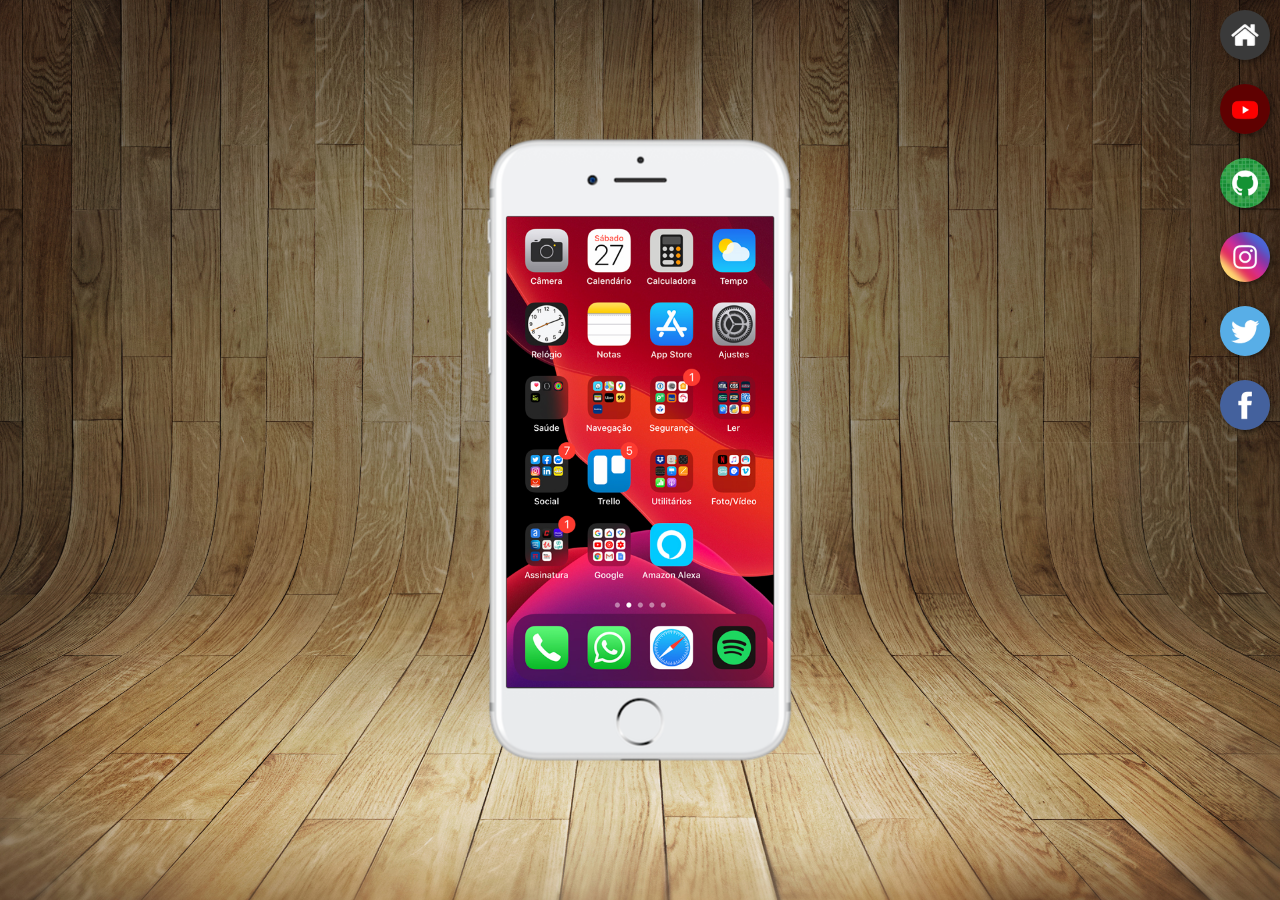
<file: index.html>
<!DOCTYPE html>
<html lang="pt-br">
<head>
    <meta charset="UTF-8">
    <meta name="viewport" content="width=device-width, initial-scale=1.0">
    <title>Projeto Redes Socias</title>
    <link rel="shortcut icon" href="favicon.ico" type="image/x-icon">
    <link rel="stylesheet" href="estilos/style.css">
</head>
<body>
    <main>
        <section id="telefone">
            <iframe src="home.html" name="tela" id="tela" frameborder="0">Seu navegador não é compatível com isso.</iframe>
        </section>

        <section id="redes-sociais">
            <a href="home.html" target="tela"><img src="imagens/logo-home.jpg" alt=""></a><br>
            <a href="youtube.html" target="tela"><img src="imagens/logo-youtube.jpg"alt=""><a> <br>
            <a href="github.html" target="tela"><img src="imagens/logo-github.jpg" alt=""><a> <br>
            <a href="instagram.html" target="tela"><img src="imagens/logo-instagram.jpg" alt=""></a> <br>
            <a href="twitter.html" target="tela"><img src="imagens/logo-twitter.jpg" alt=""><a> <br>
            <a href="facebook.html" target="tela"><img src="imagens/logo-facebook.jpg" alt=""></a>
        </section>
    </main>
</body>
</html>
</file>
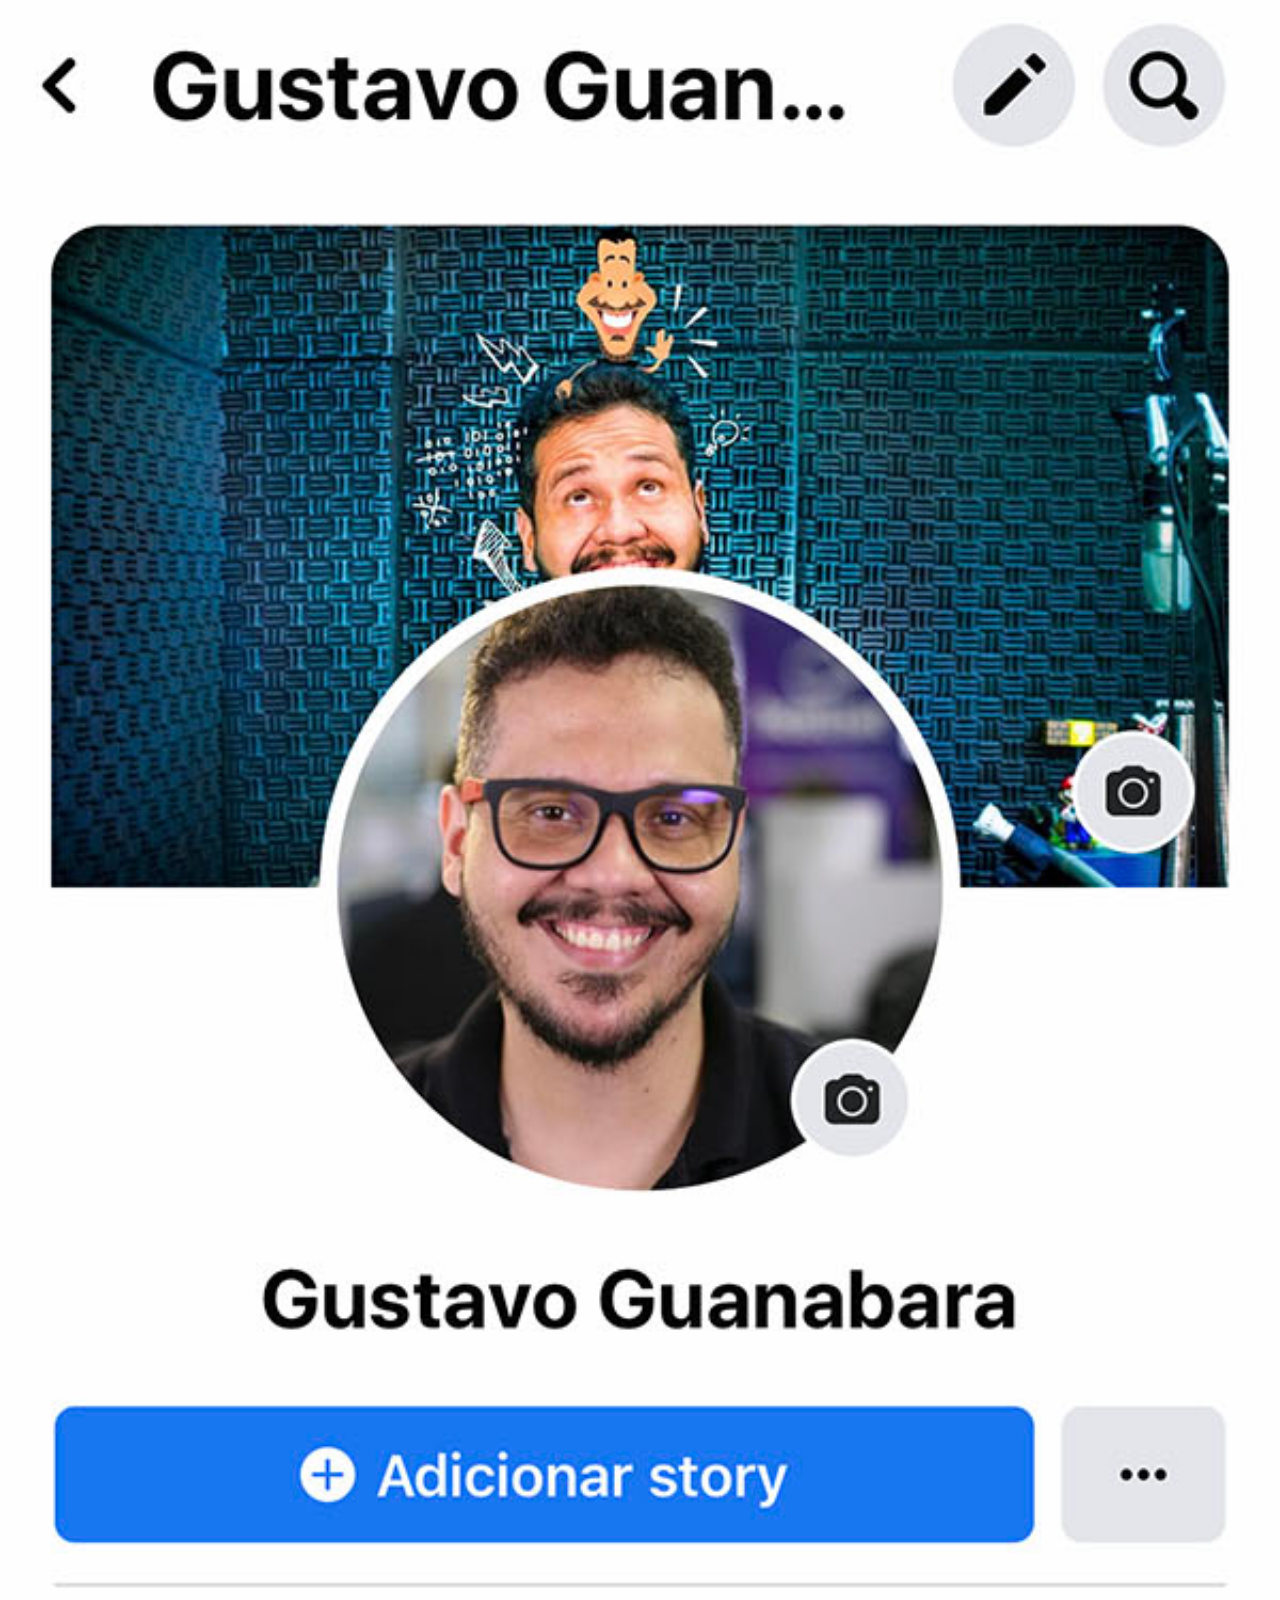
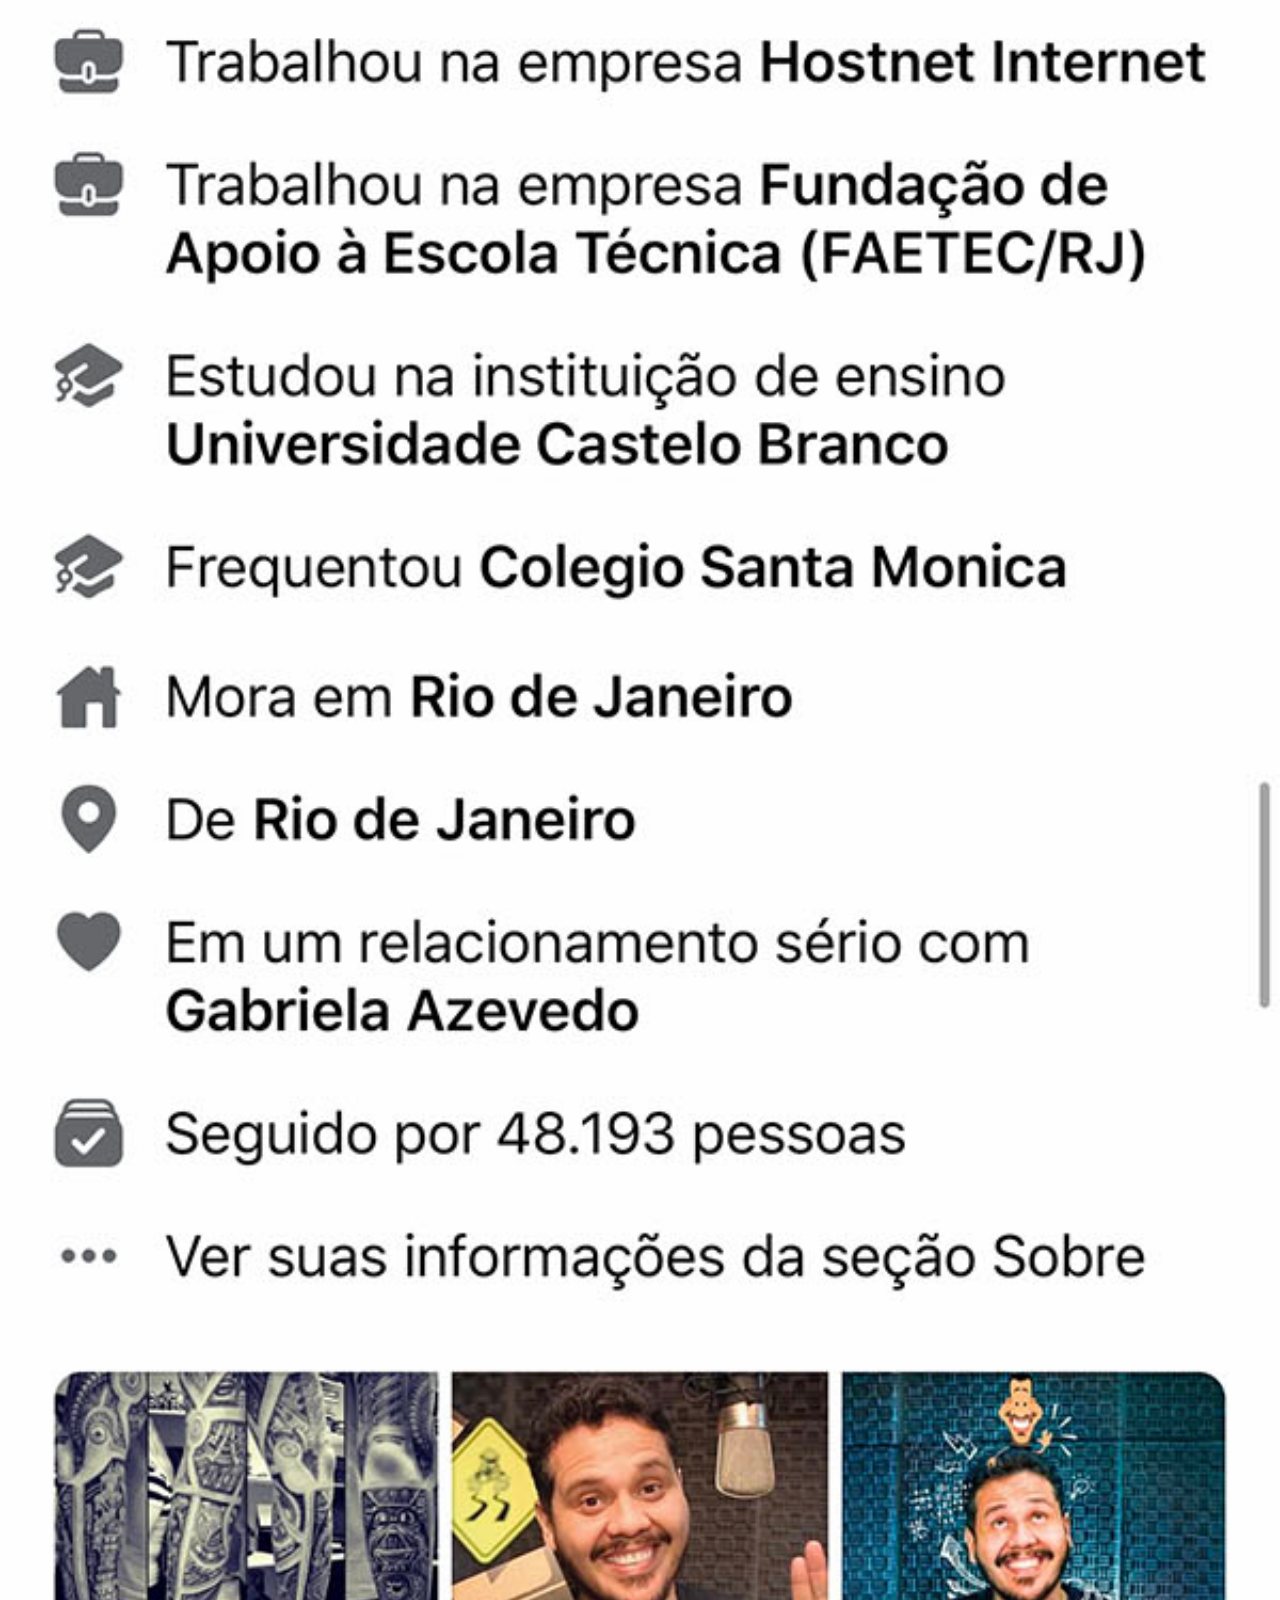
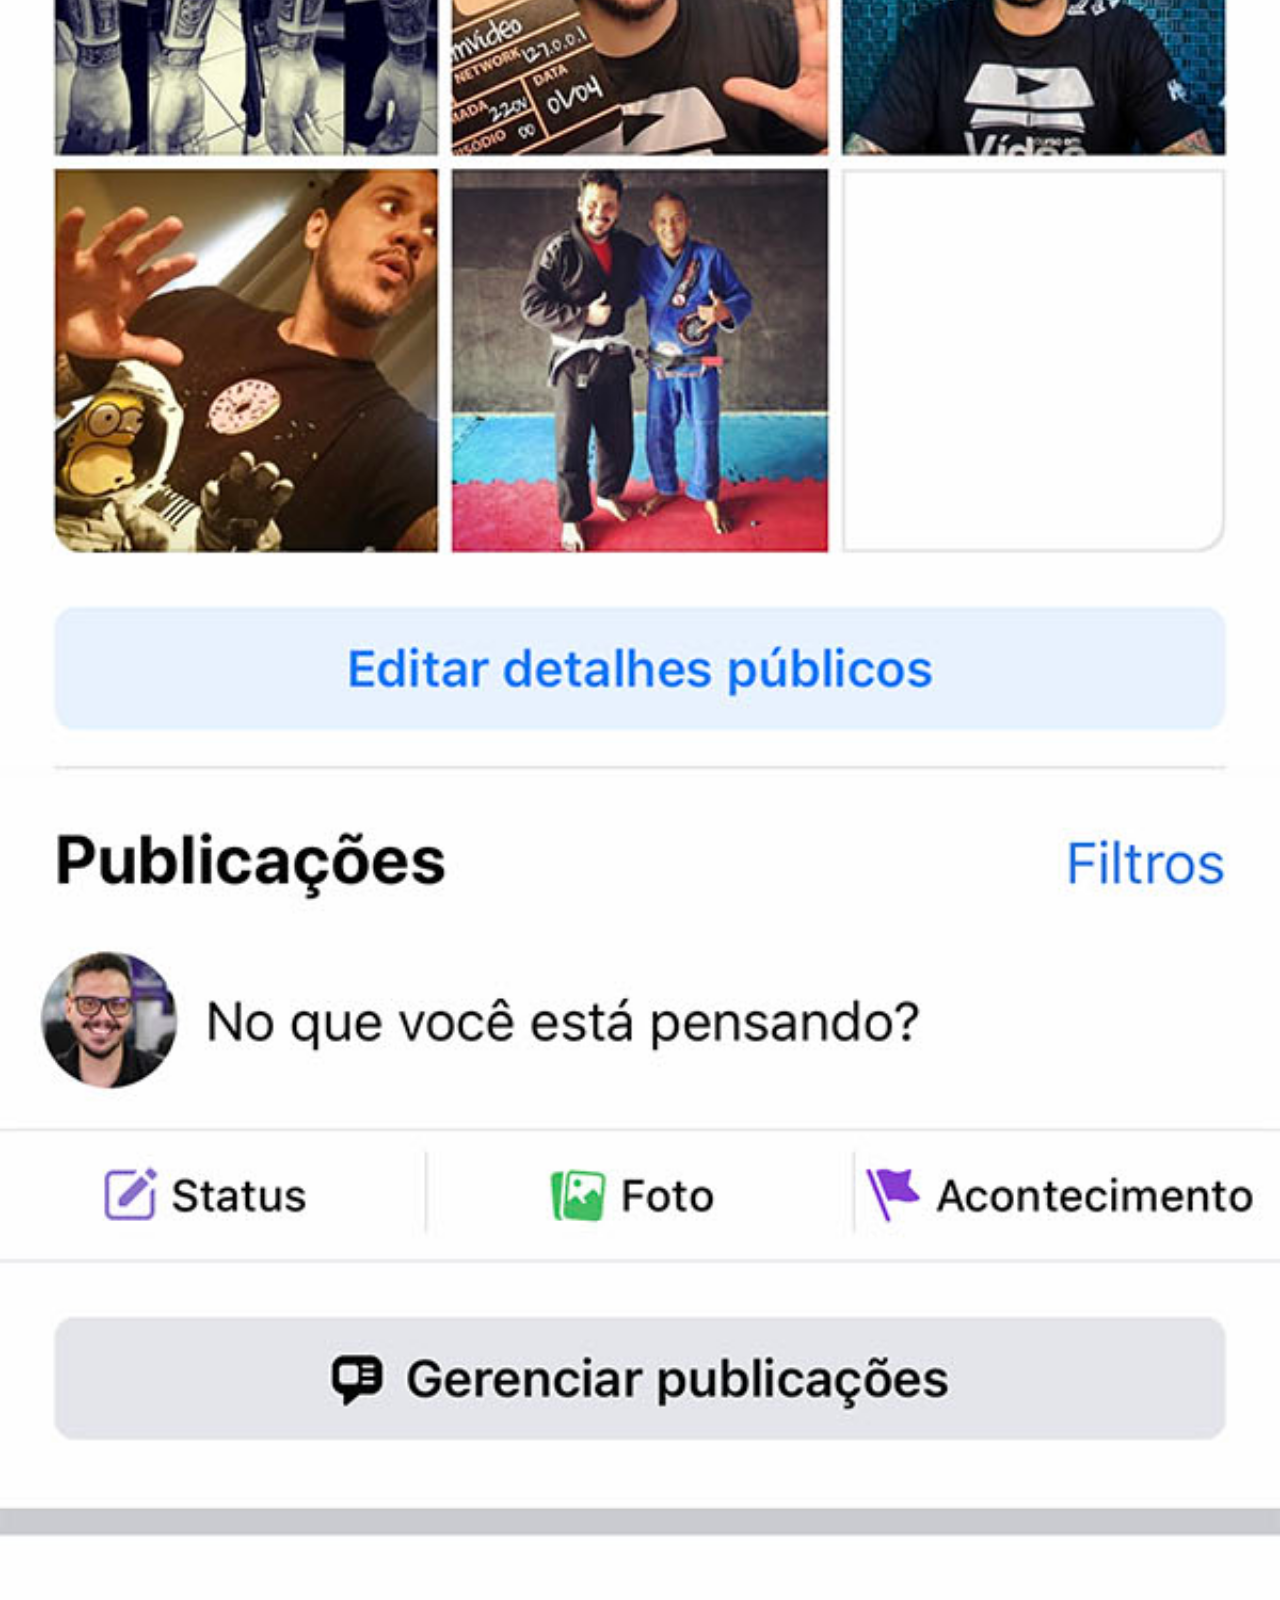
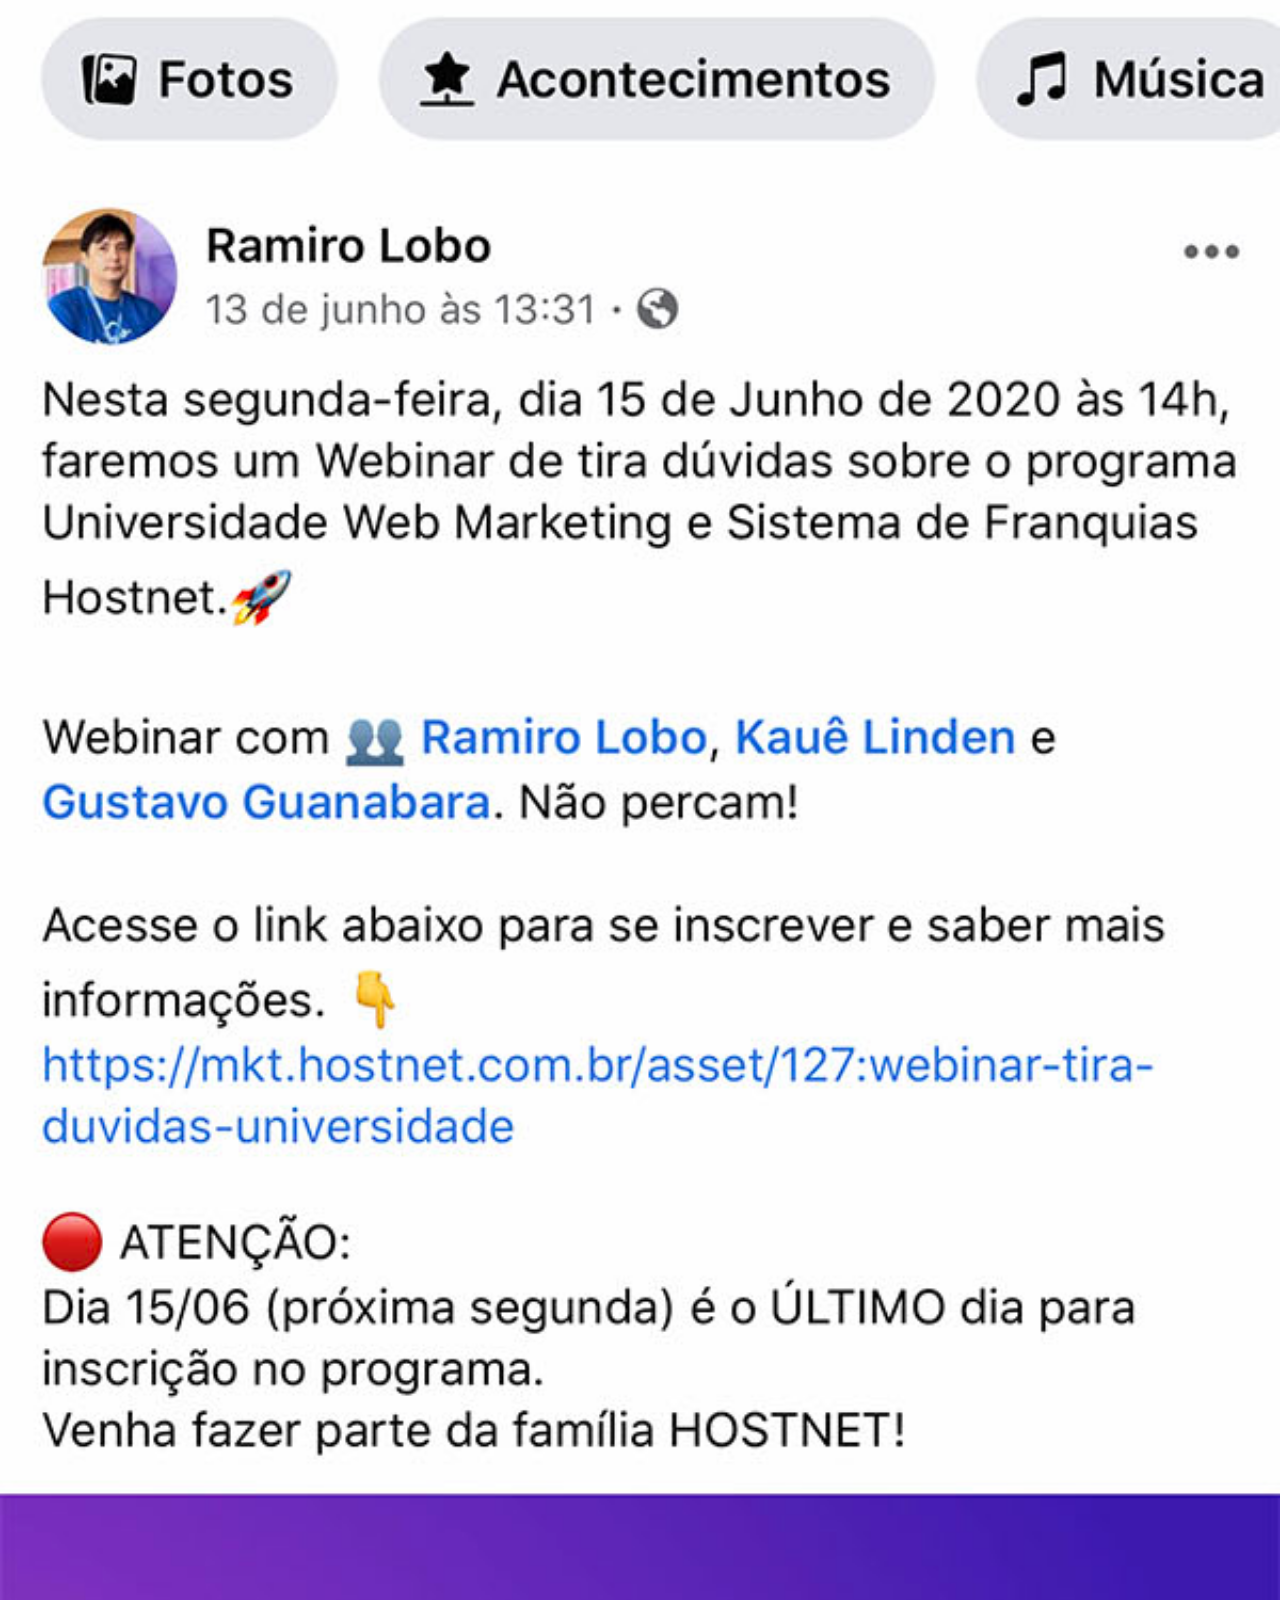
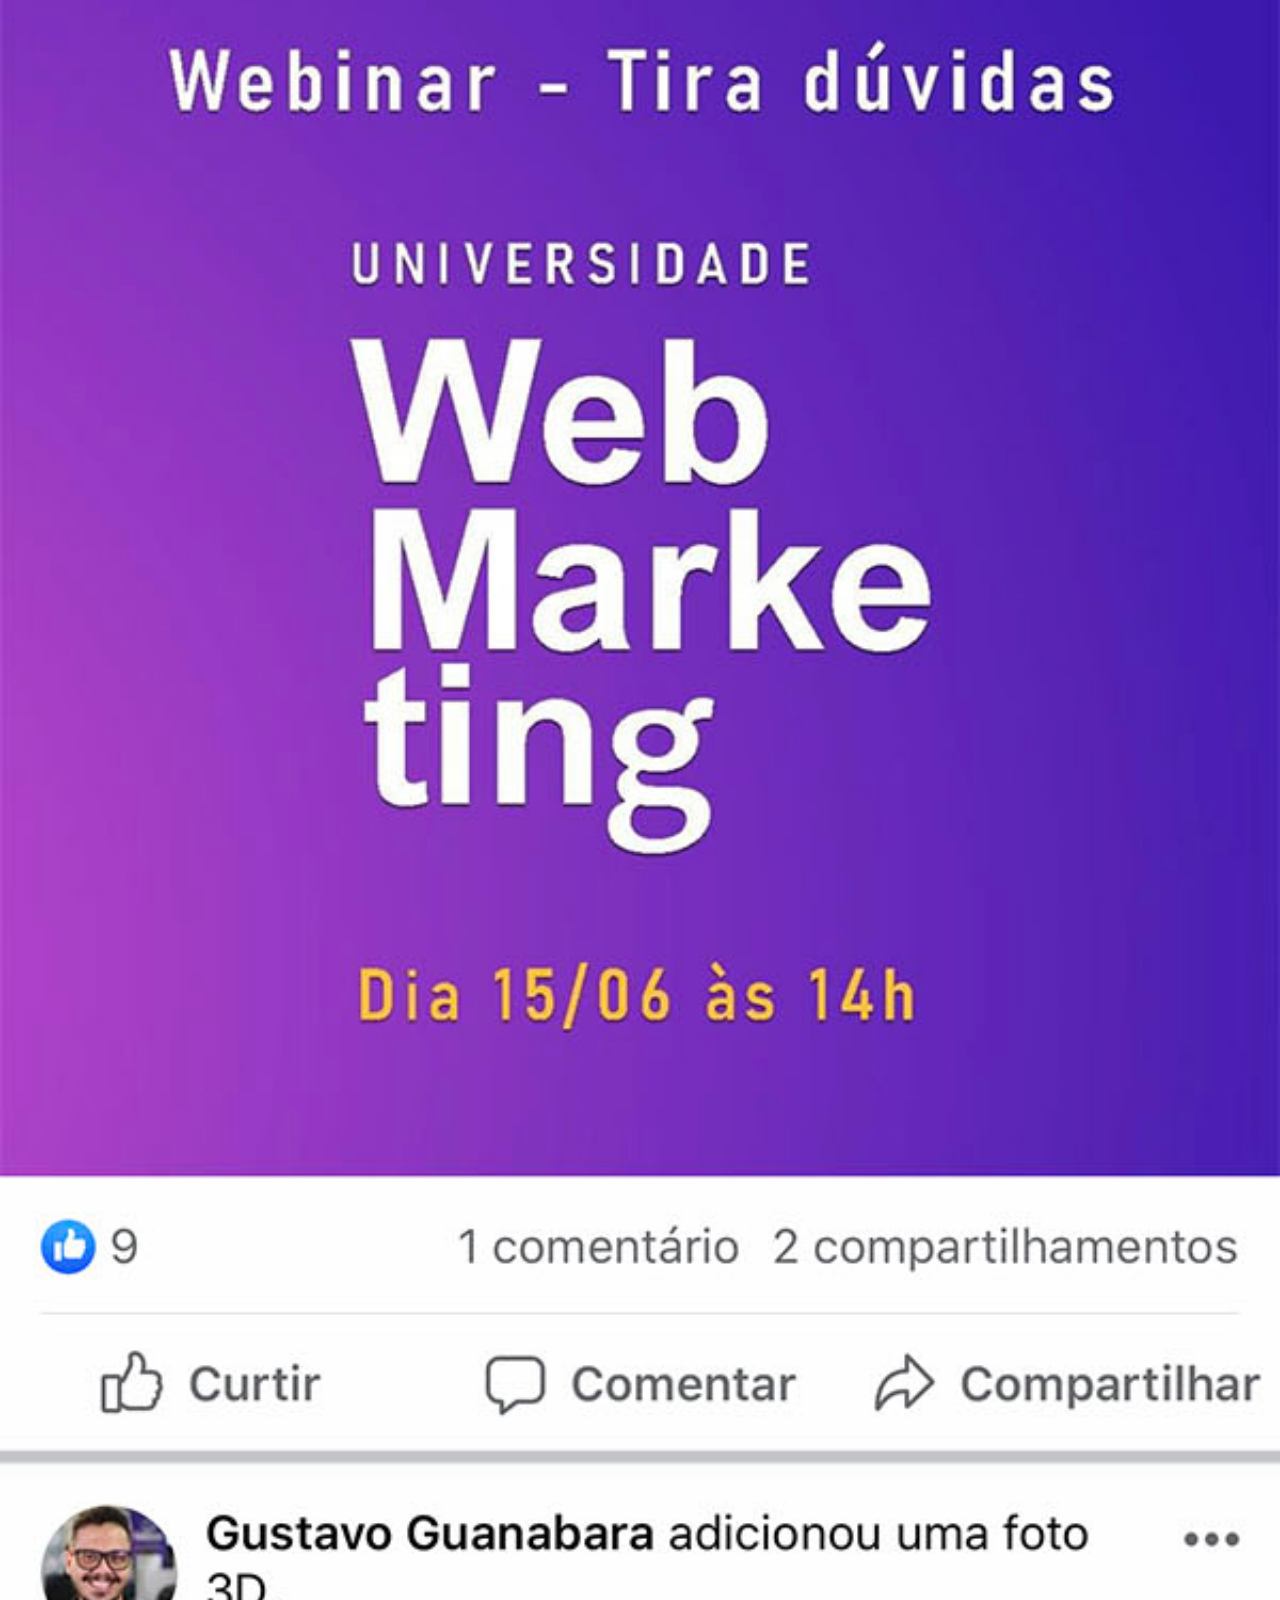
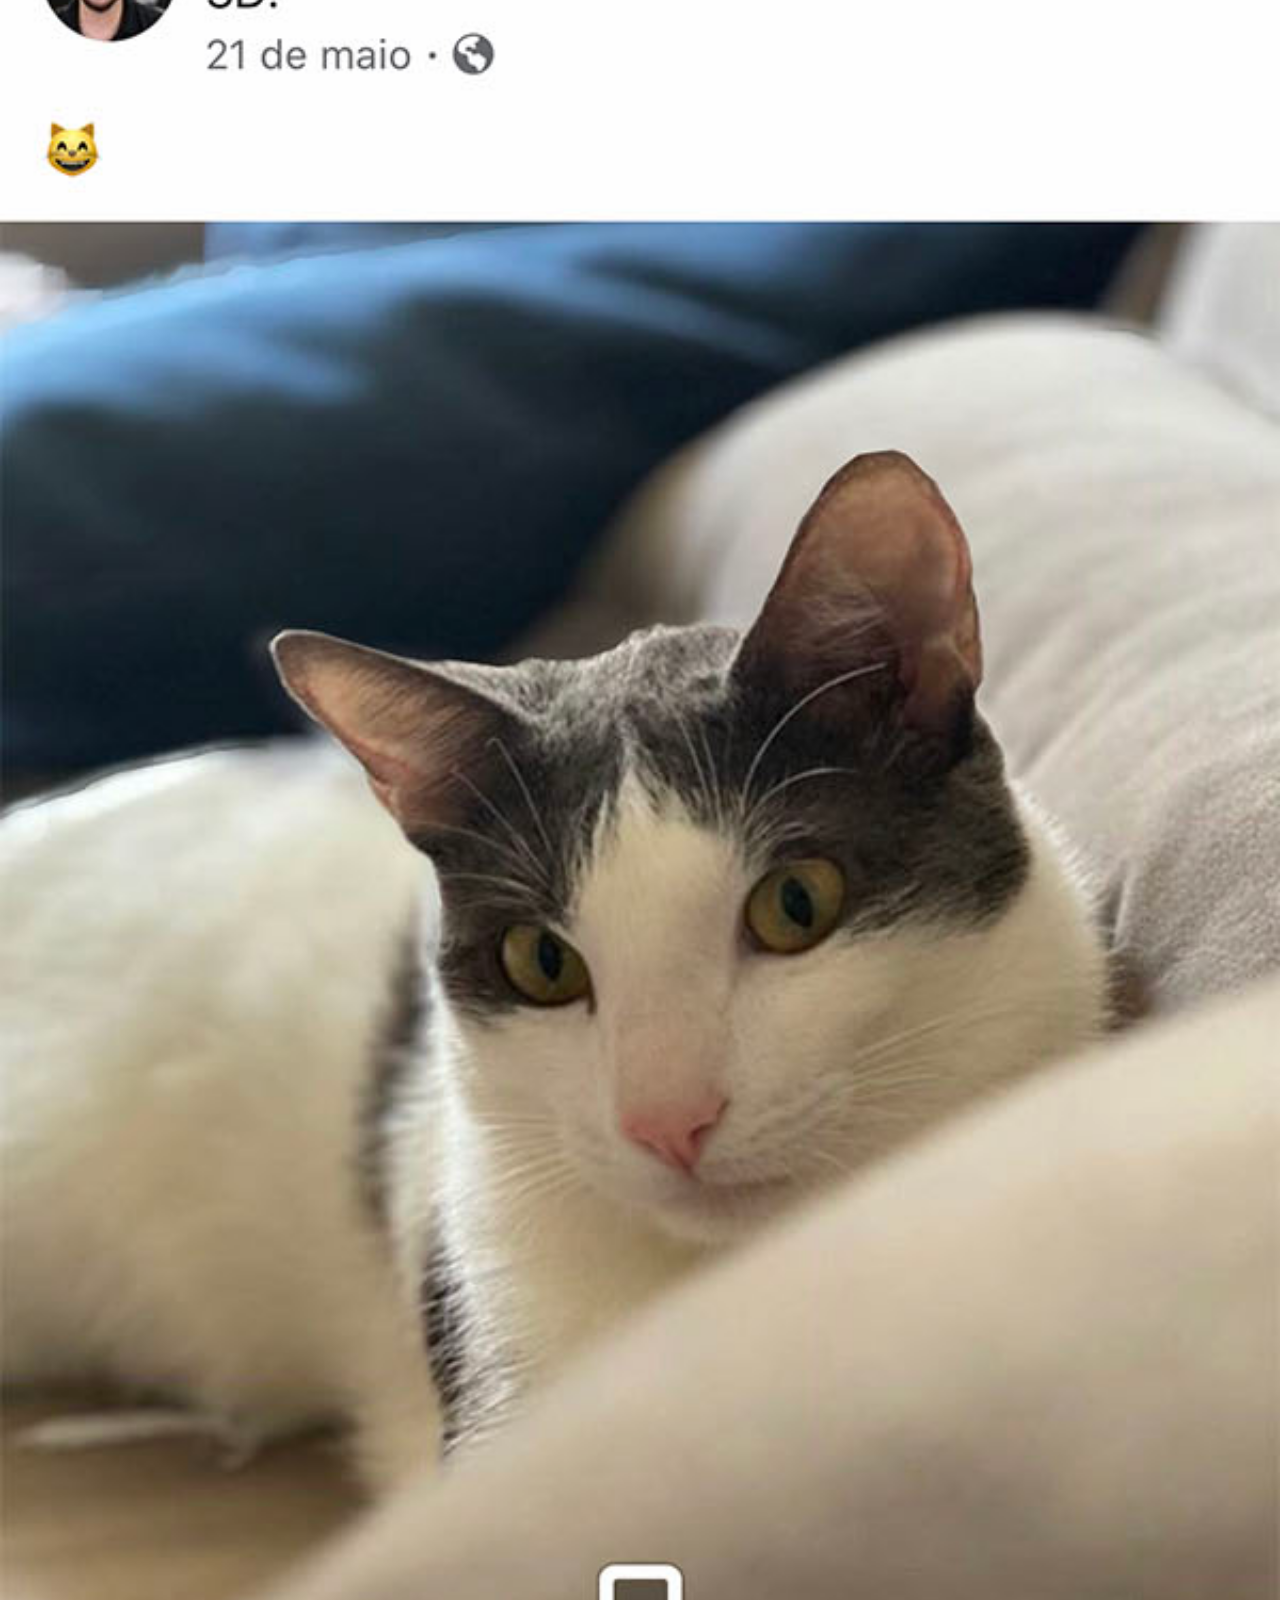
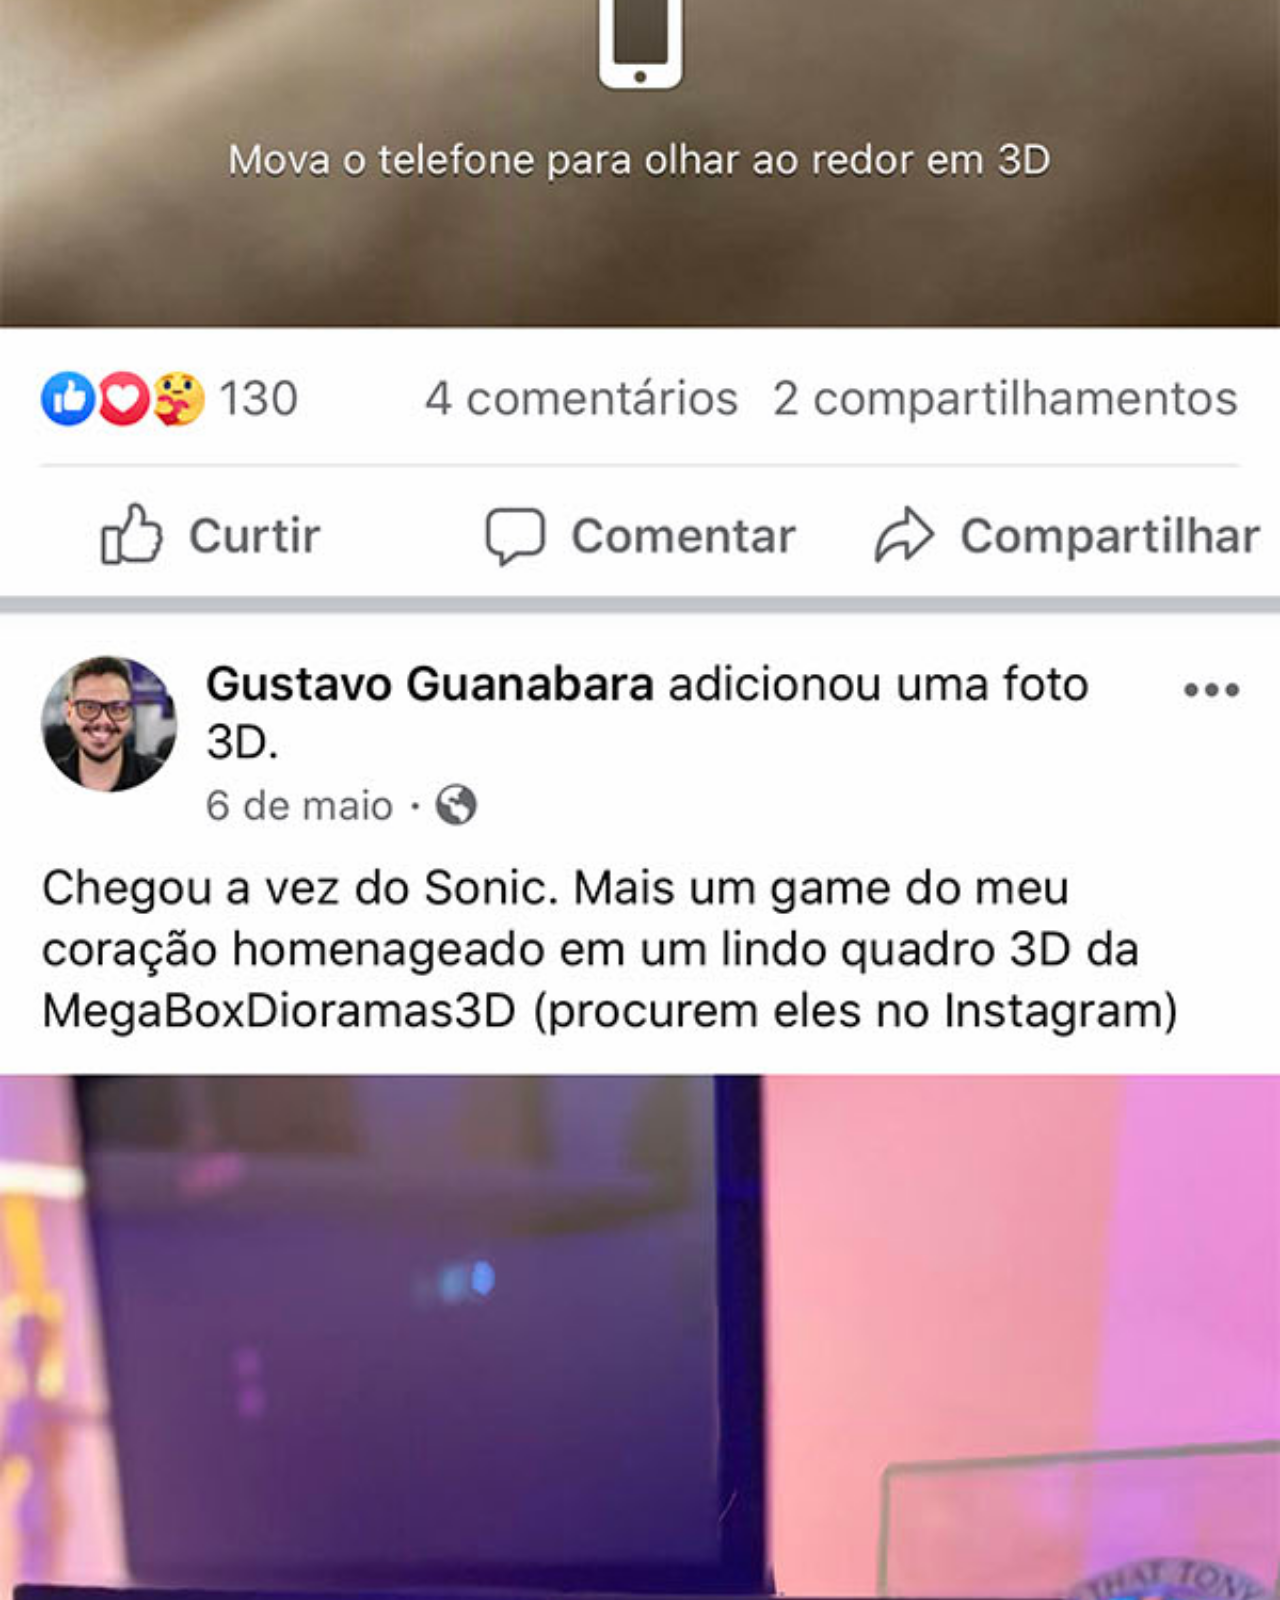
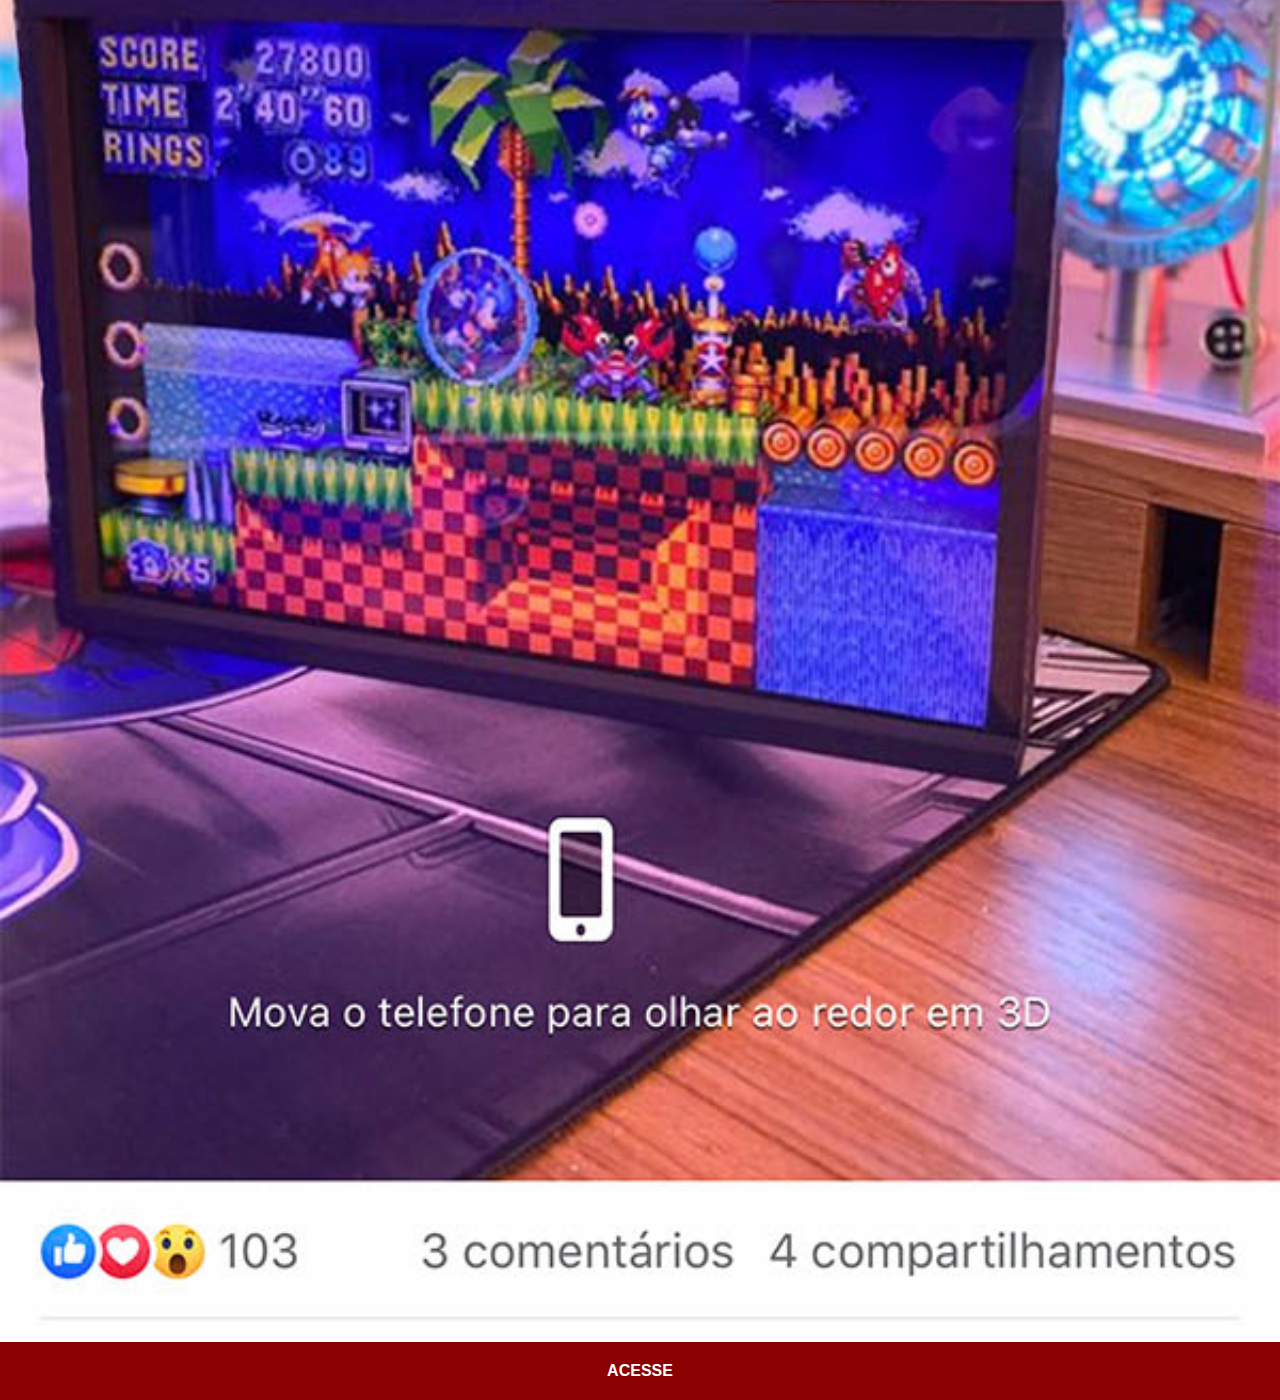
<file: facebook.html>
<!DOCTYPE html>
<html lang="pt-br">
<head>
    <meta charset="UTF-8">
    <meta name="viewport" content="width=device-width, initial-scale=1.0">
    <title>GitHub</title>
    <link rel="stylesheet" href="estilos/social.css">
</head>
<body>
    <img src="imagens/tela-facebook.jpg" alt="Youtube">
    <a href="https://github.com/gustavoguanabara/gustavoguanabara.github.io" target="_blank">ACESSE</a>
</body>
</html>
</file>
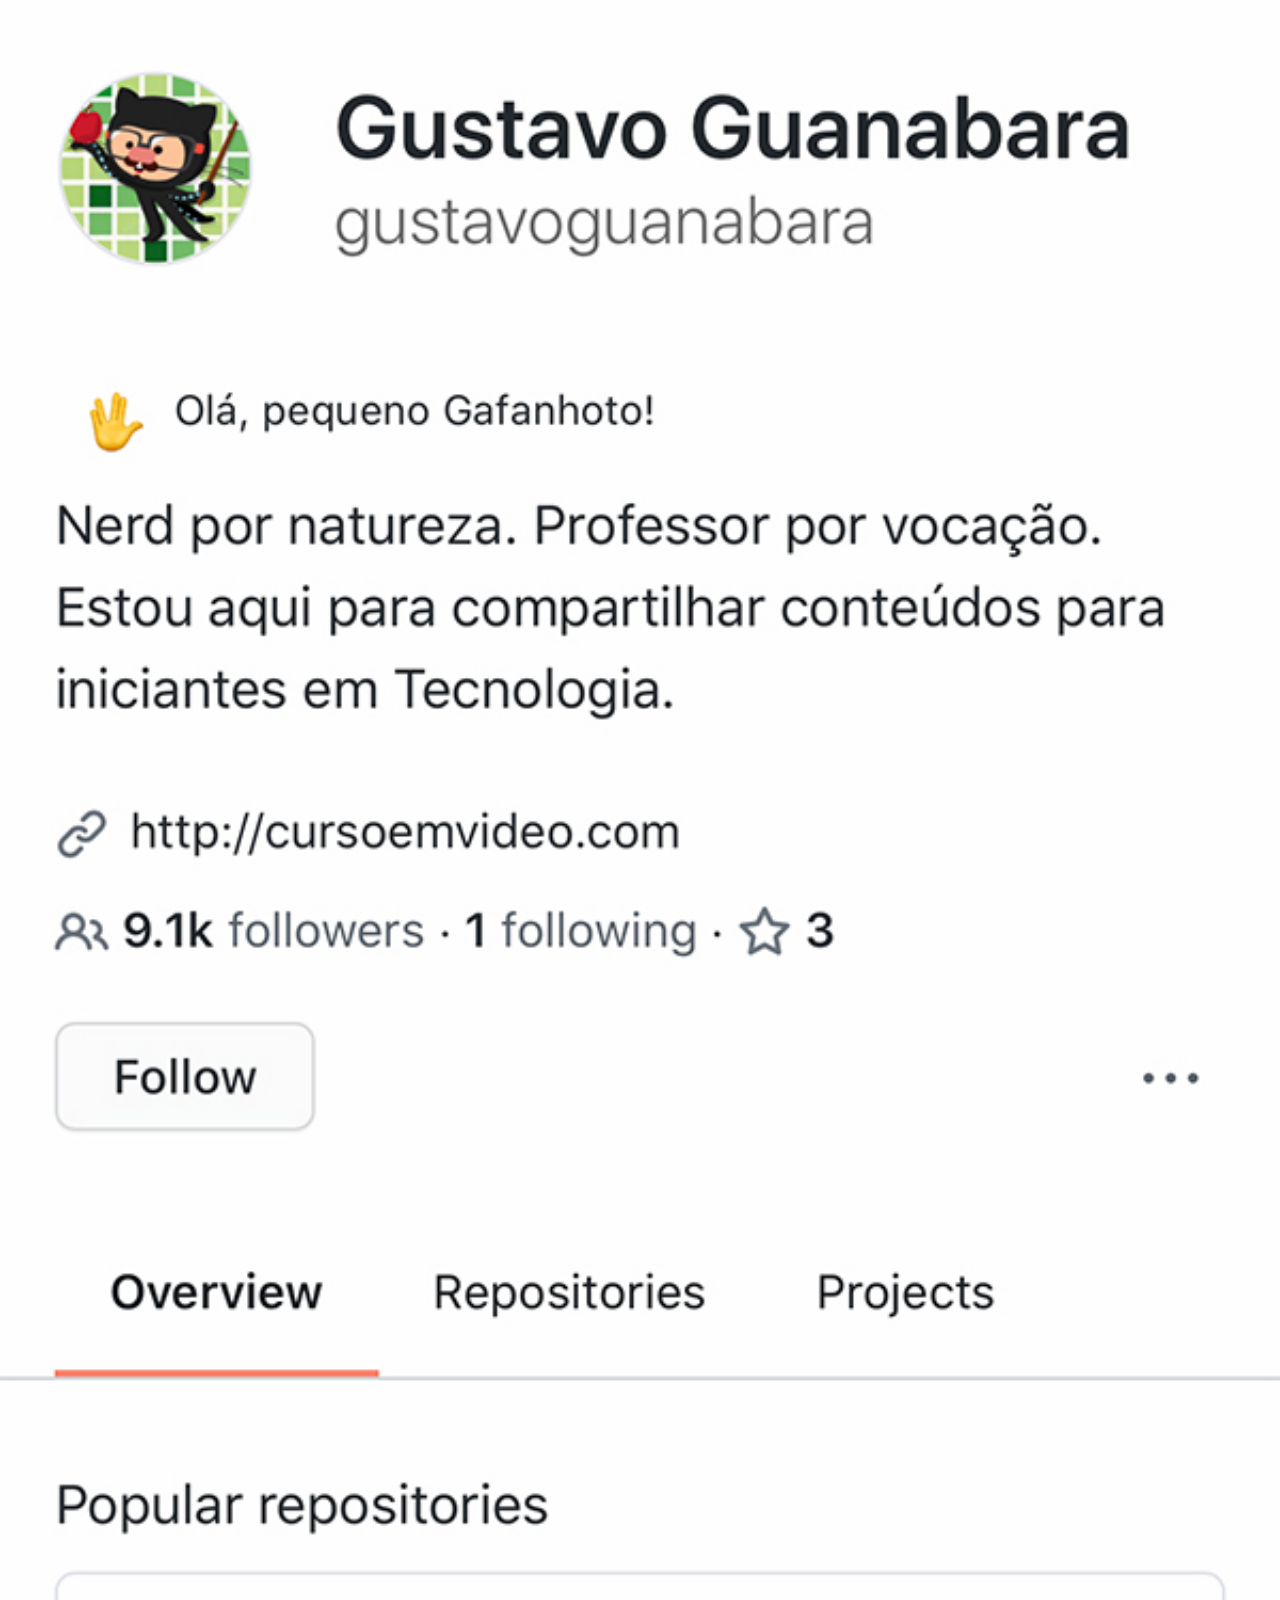
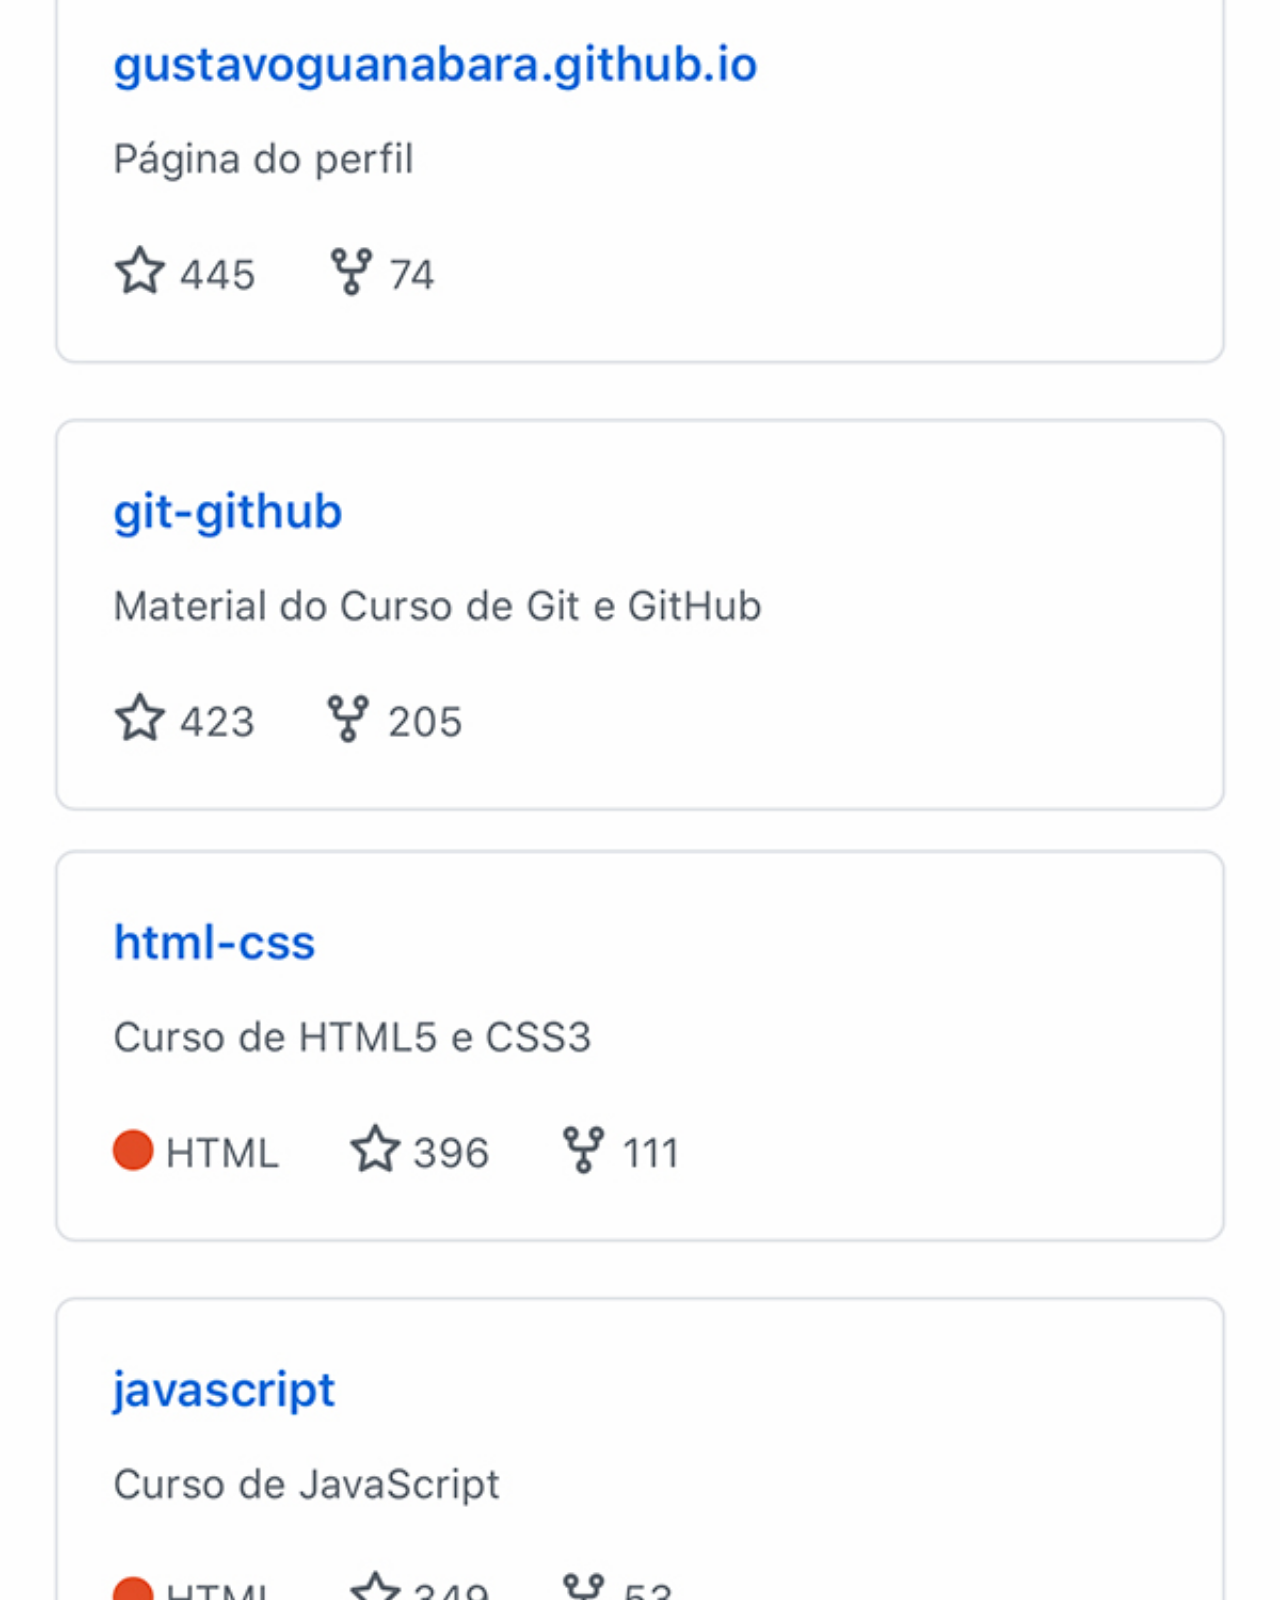
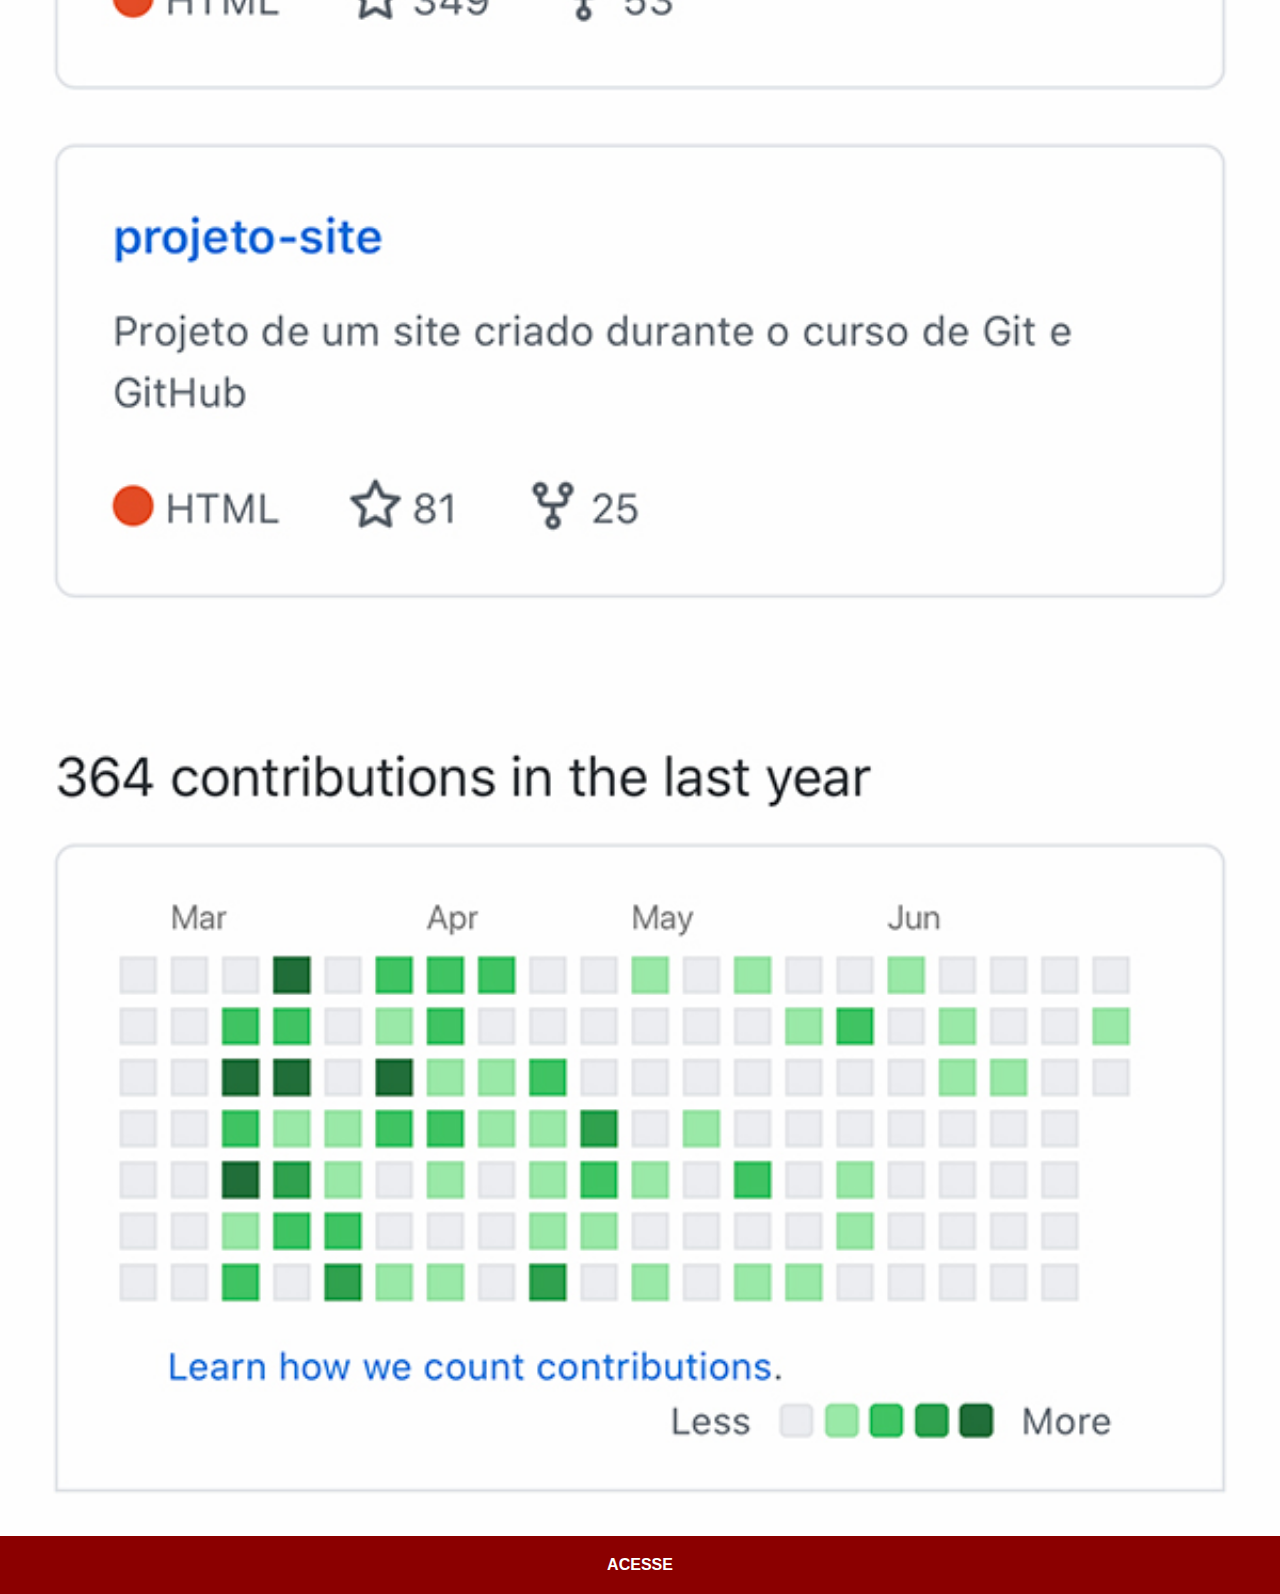
<file: github.html>
<!DOCTYPE html>
<html lang="pt-br">
<head>
    <meta charset="UTF-8">
    <meta name="viewport" content="width=device-width, initial-scale=1.0">
    <title>GitHub</title>
    <link rel="stylesheet" href="estilos/social.css">
</head>
<body>
    <img src="imagens/tela-github.jpg" alt="Youtube">
    <a href="https://github.com/gustavoguanabara/gustavoguanabara.github.io" target="_blank">ACESSE</a>
</body>
</html>
</file>
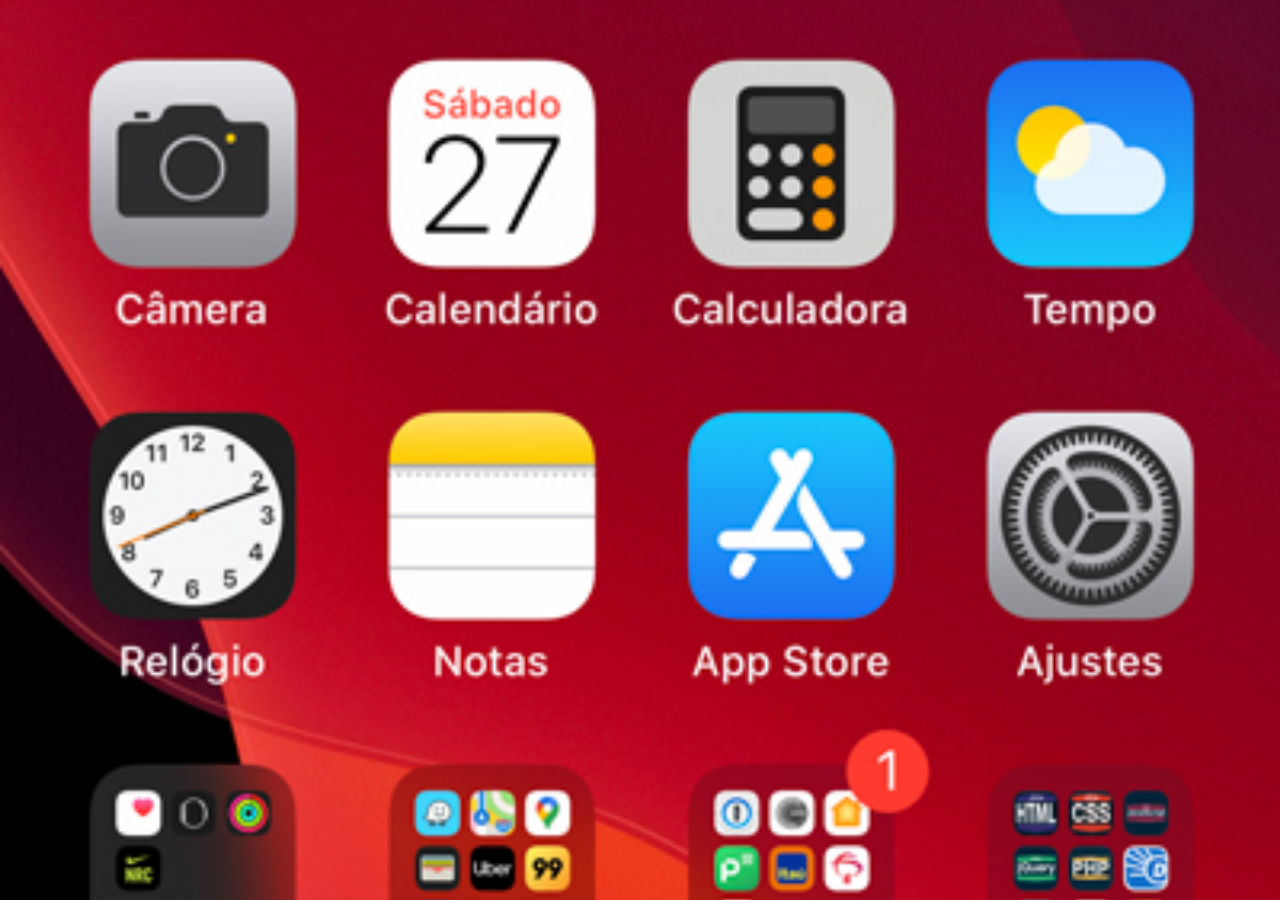
<file: home.html>
<!DOCTYPE html>
<html lang="pt-br">
<head>
    <meta charset="UTF-8">
    <meta name="viewport" content="width=device-width, initial-scale=1.0">
    <title>Home</title>
</head>
<style> 
    * {
        margin: 0;
        padding: 0;
    }

    body {
        height: 100vh;
        width: 90vw;
        background: black url('imagens/tela-home.jpg') no-repeat top center ;
        background-size: cover;
    }
</style>
<body>
    
</body>
</html>
</file>
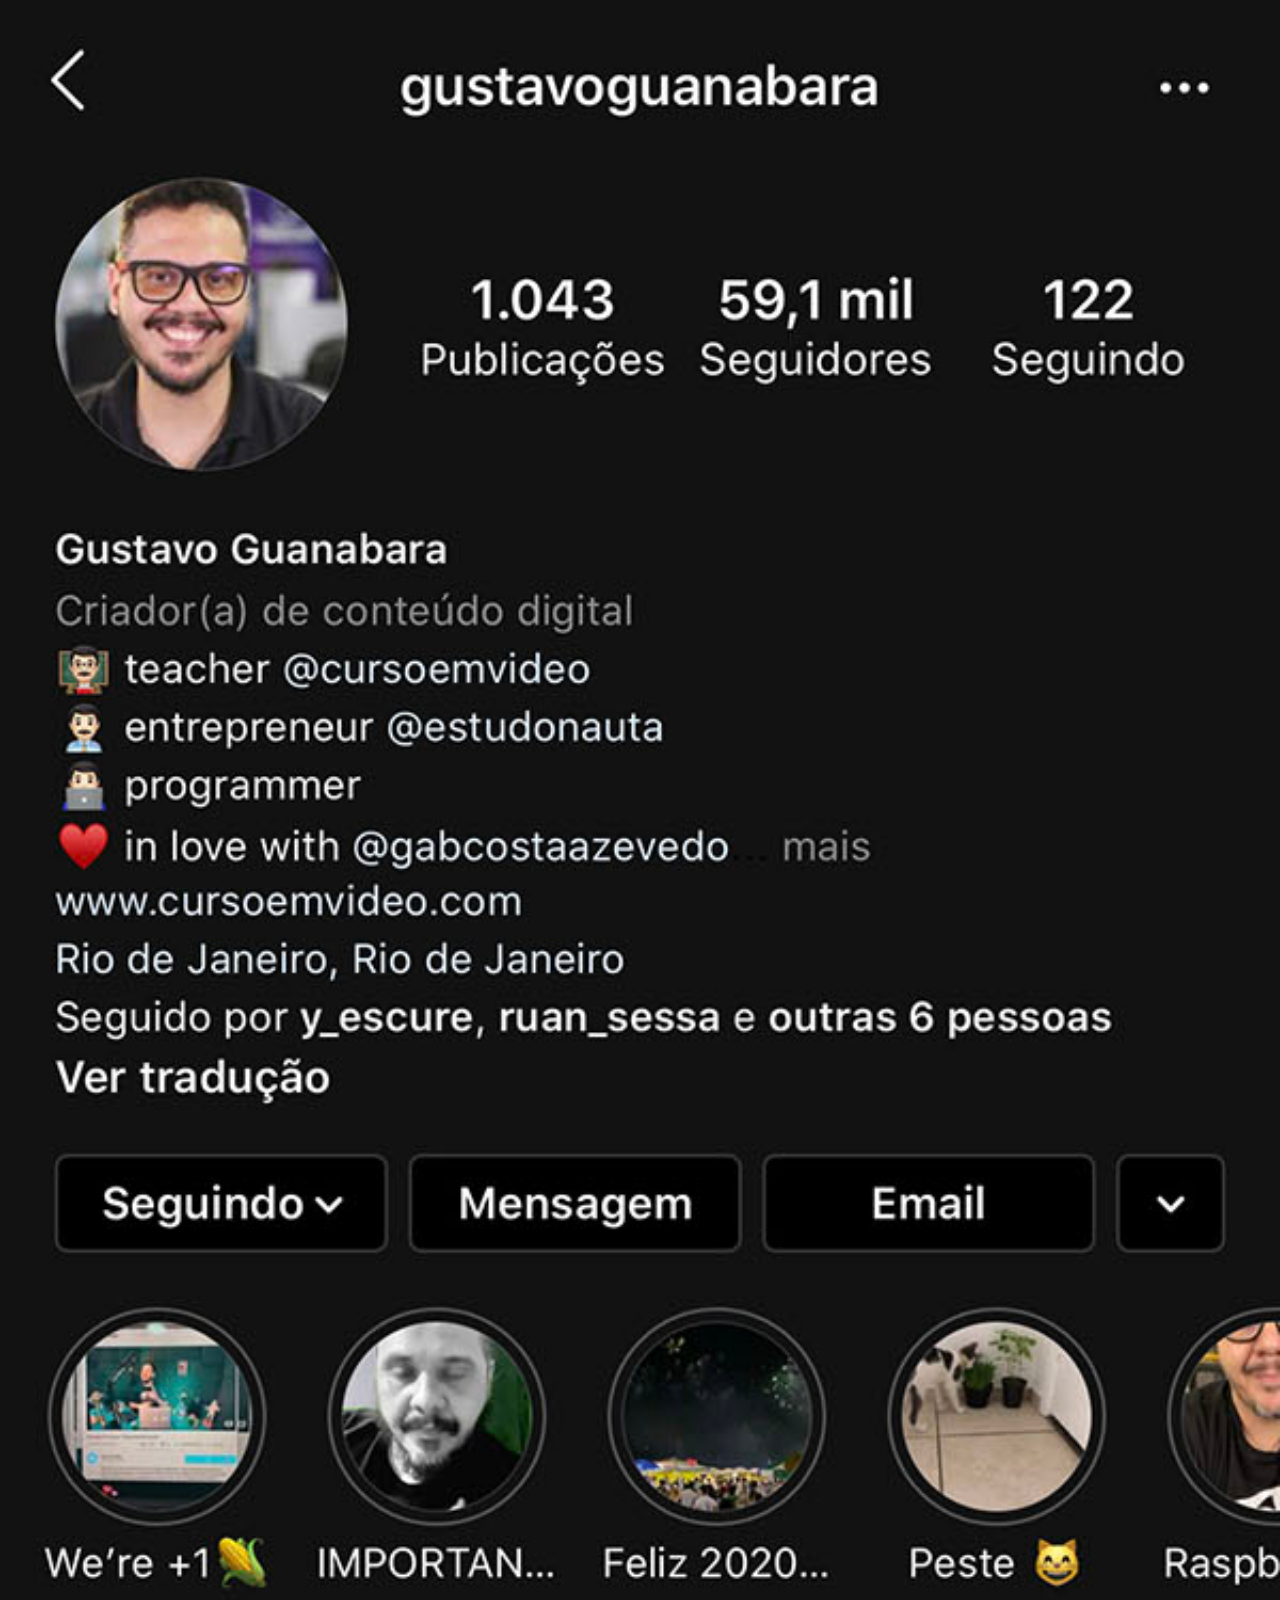
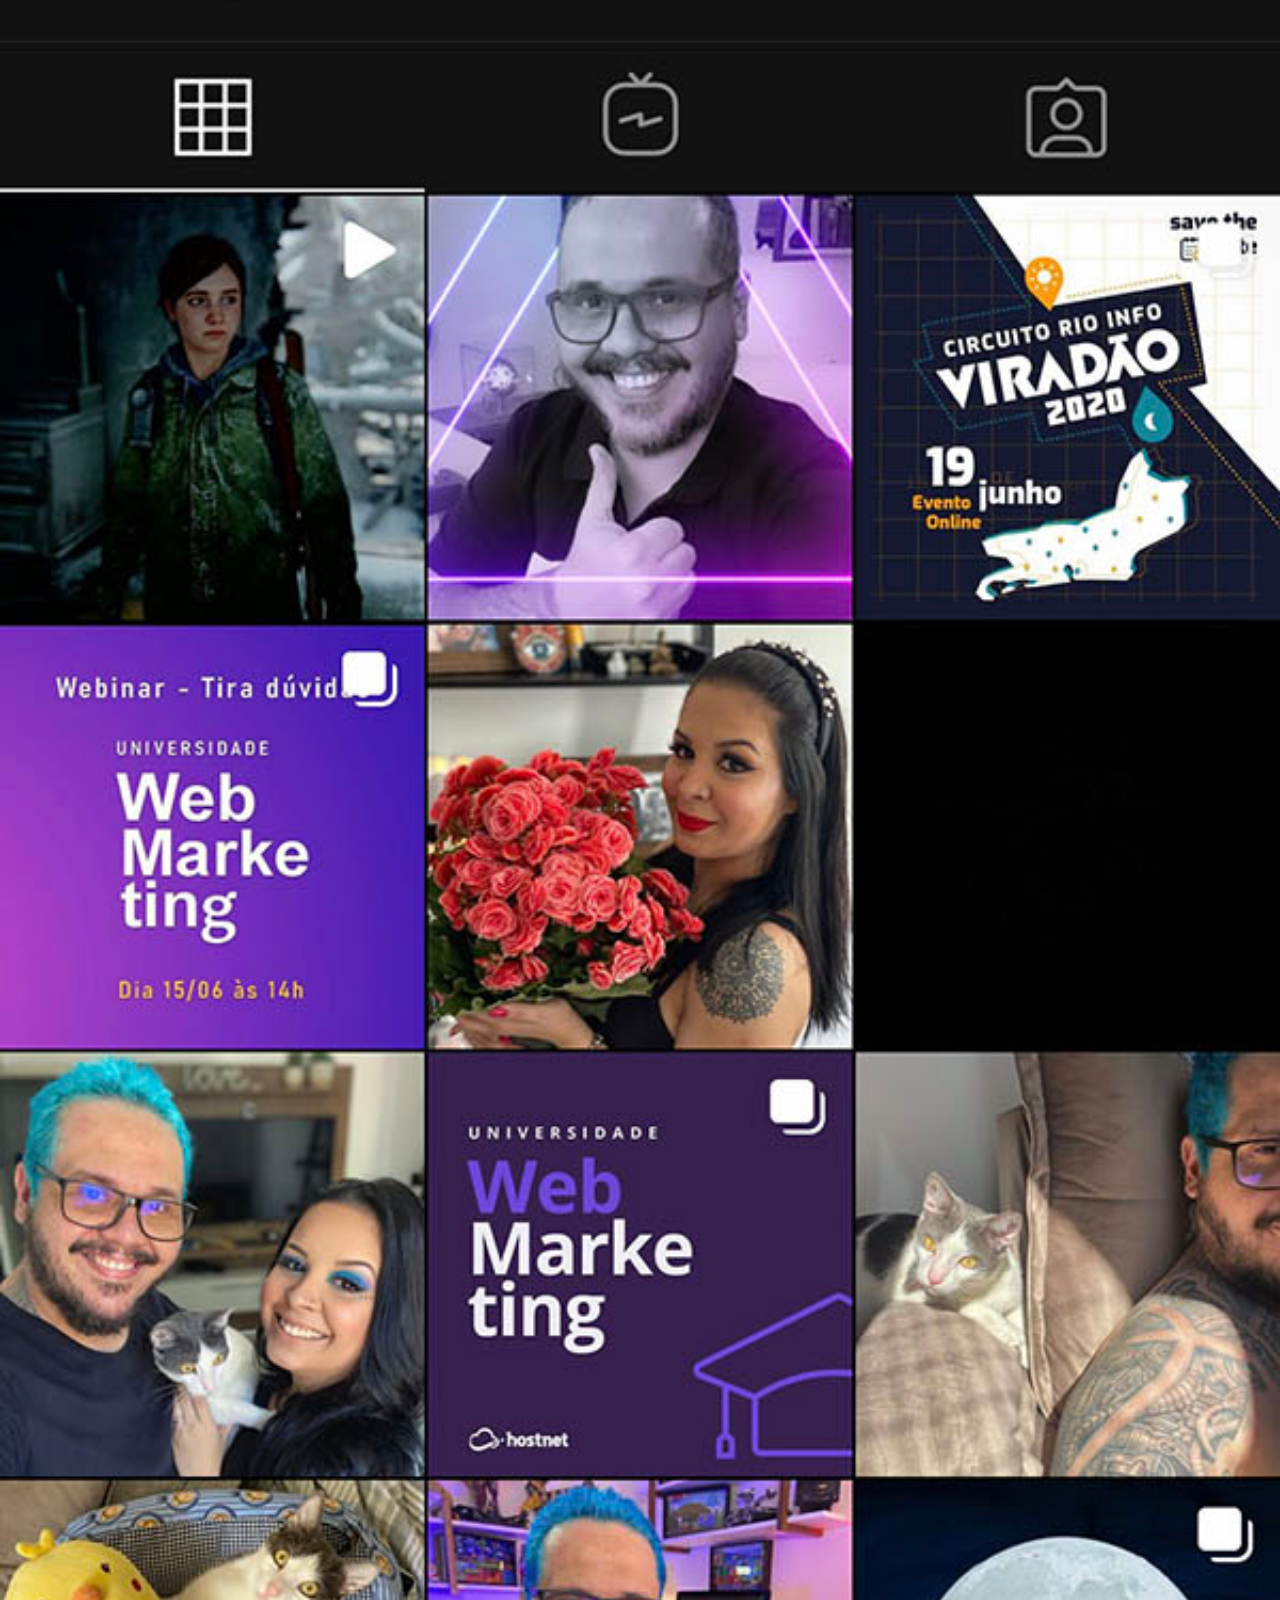
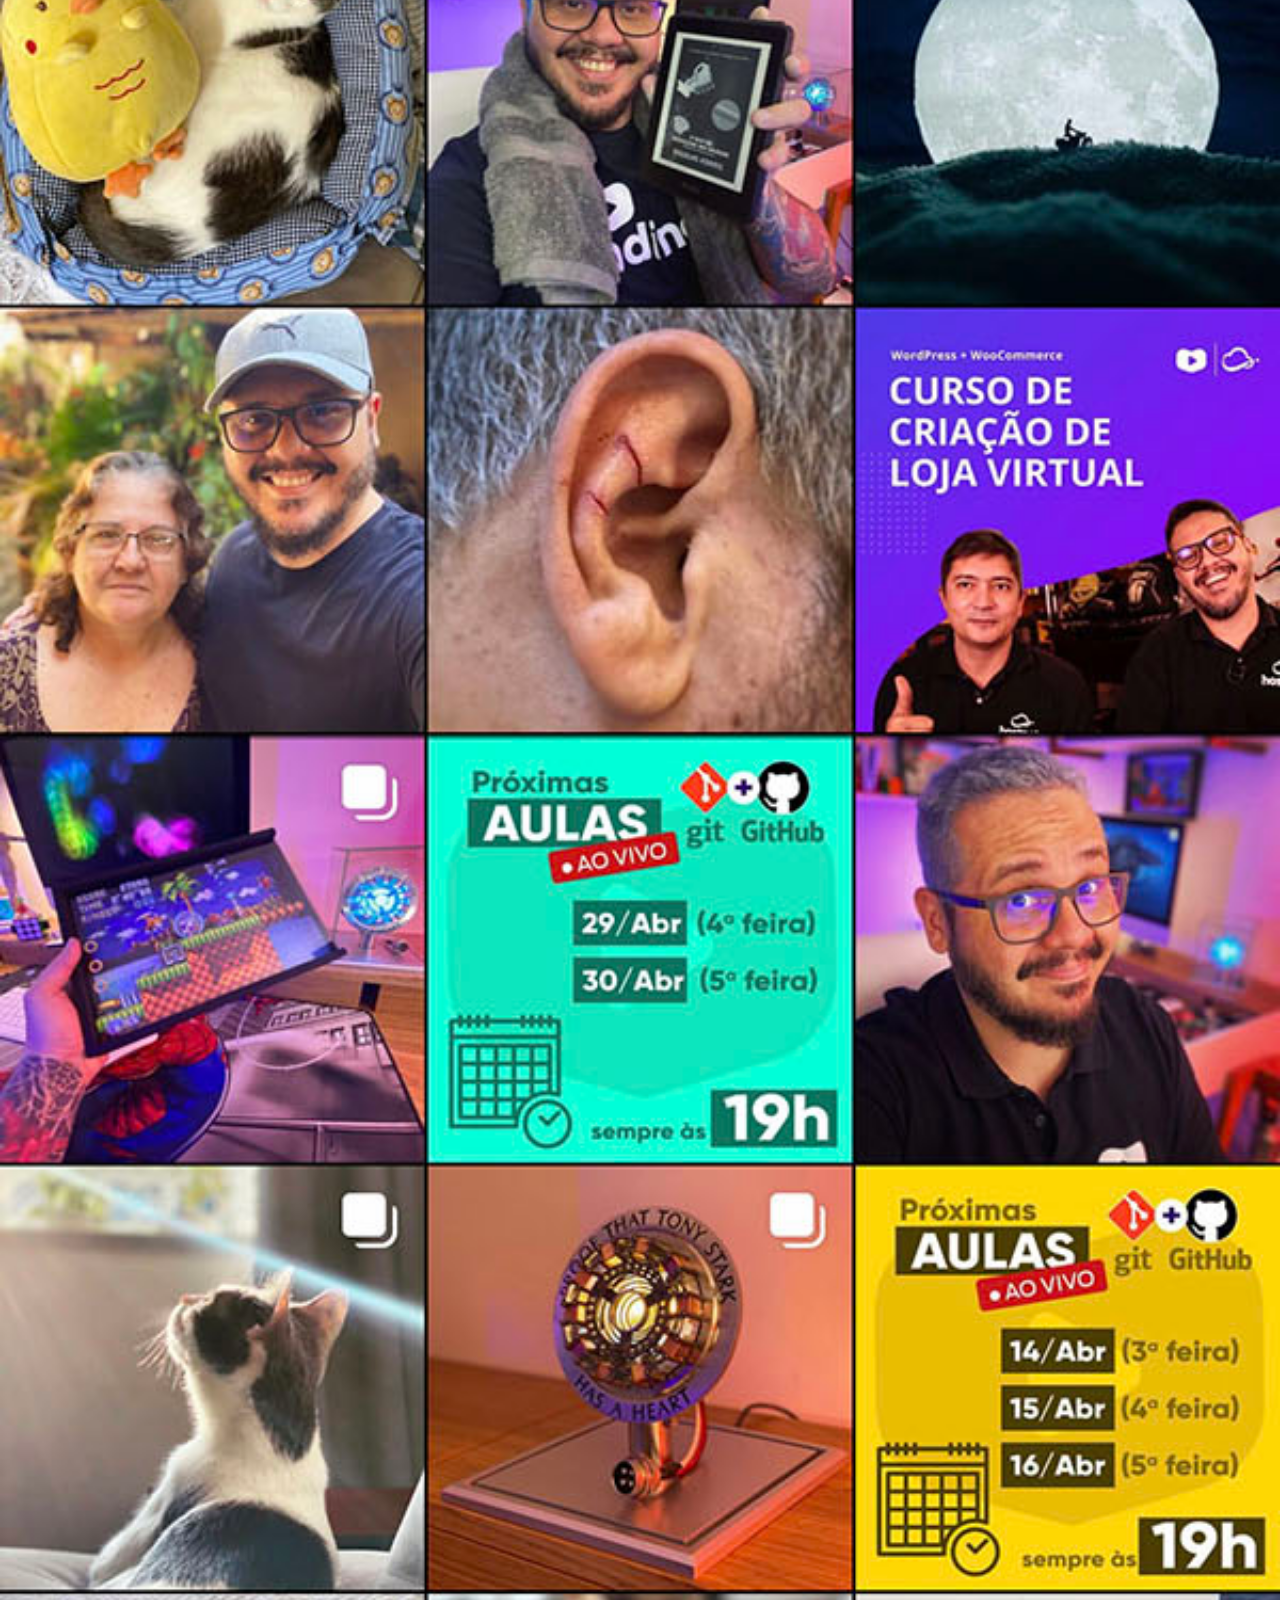
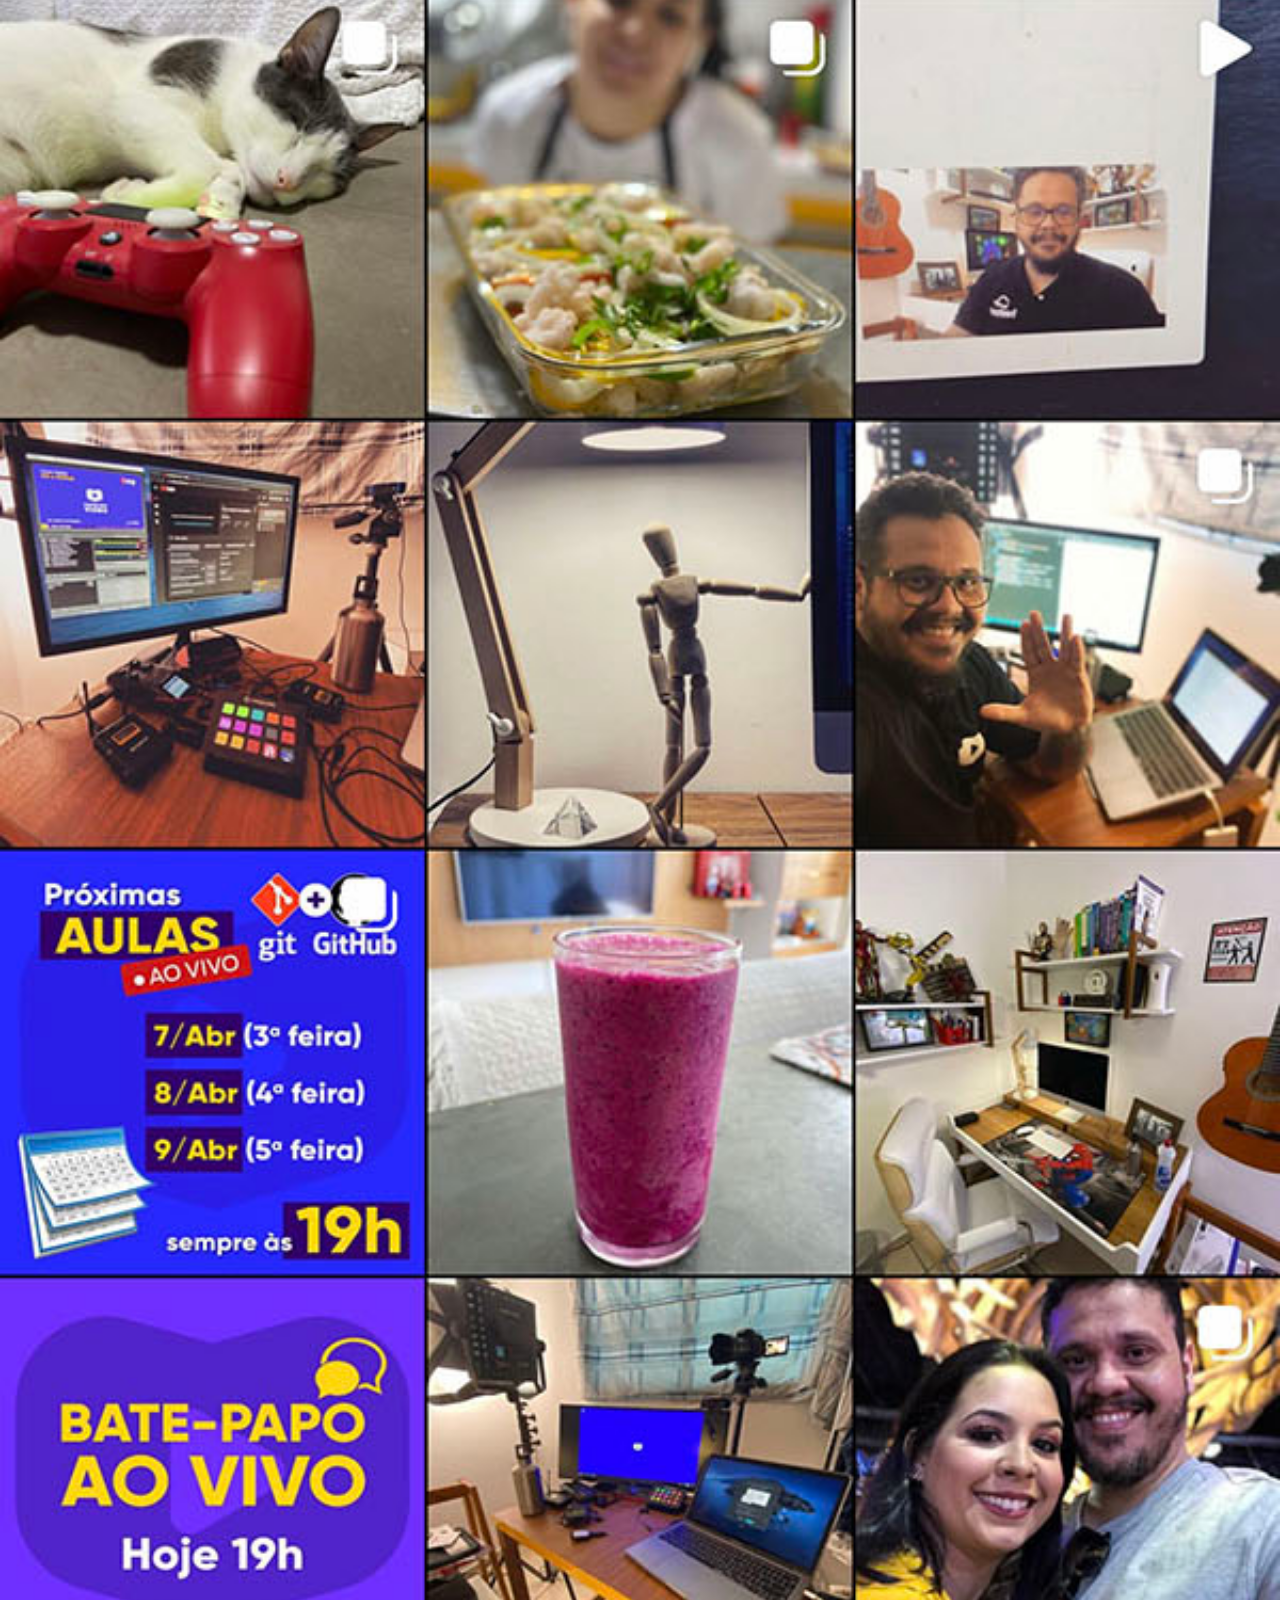
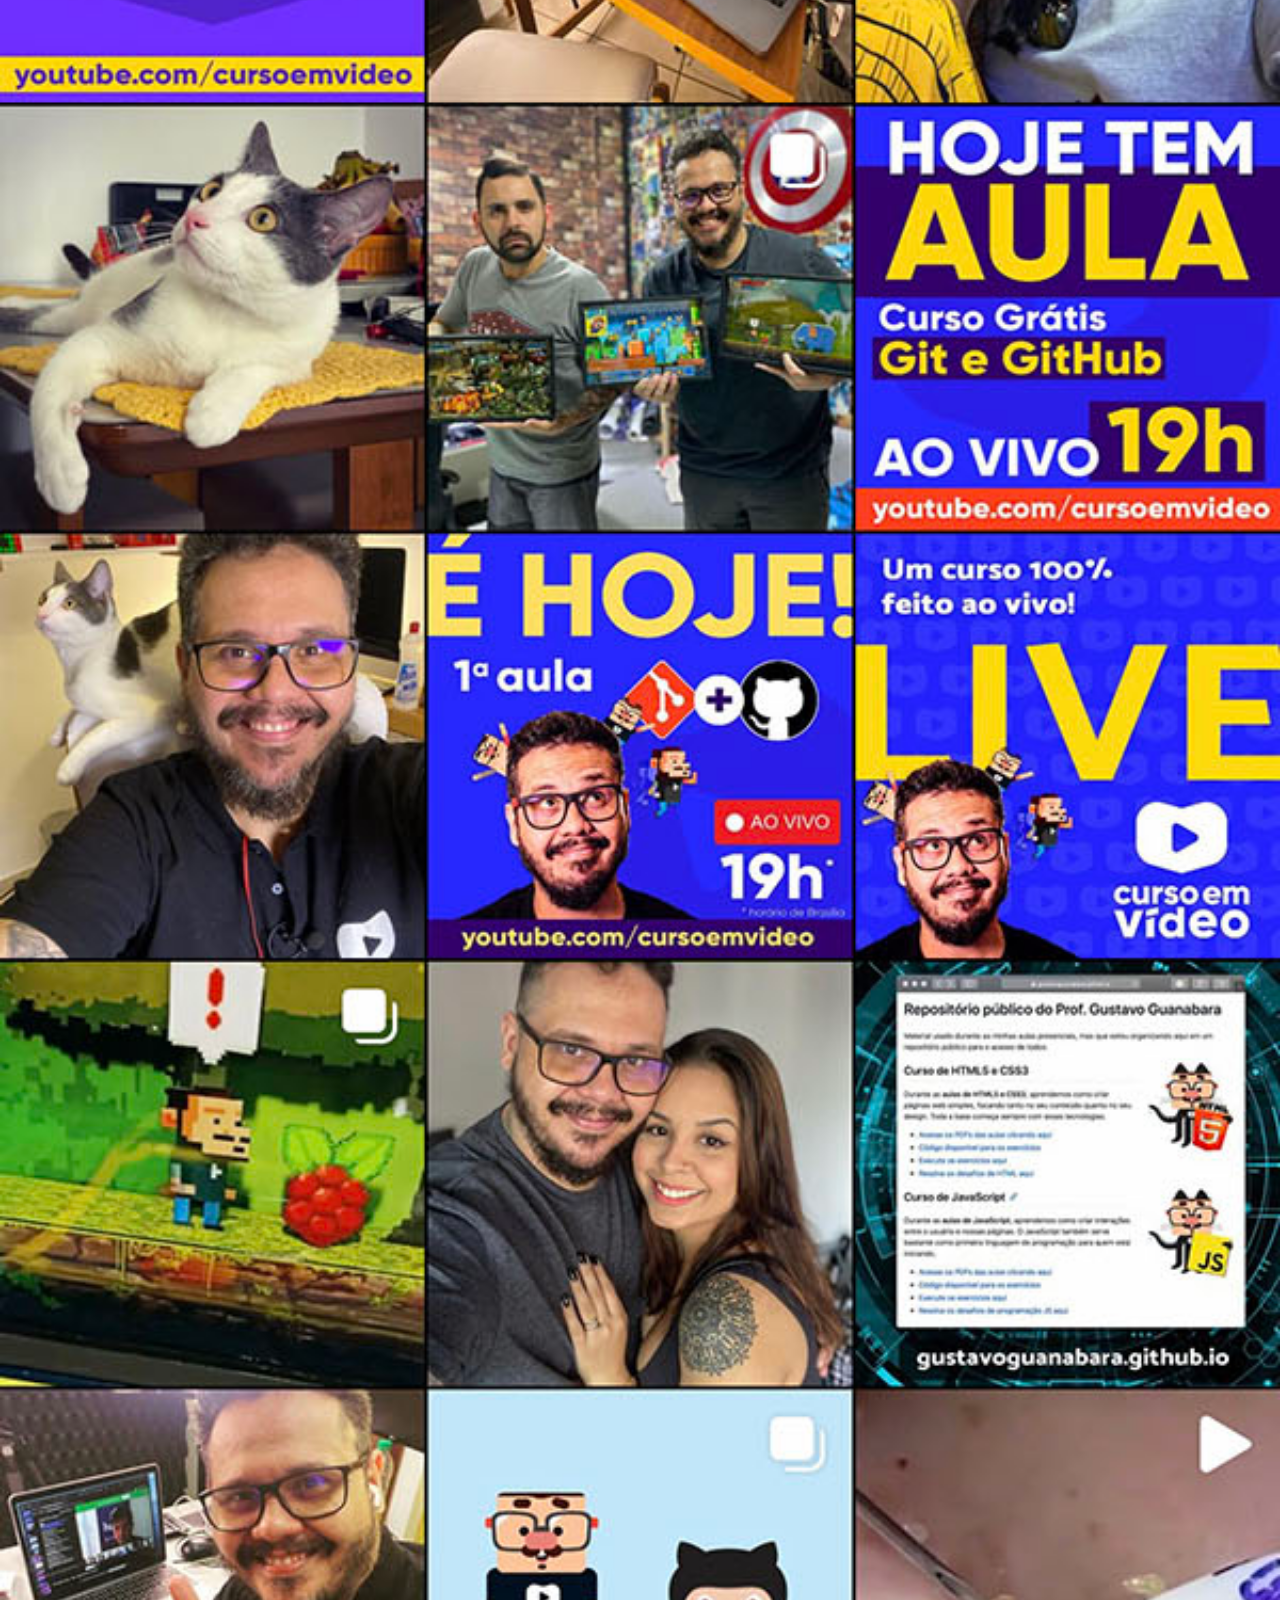
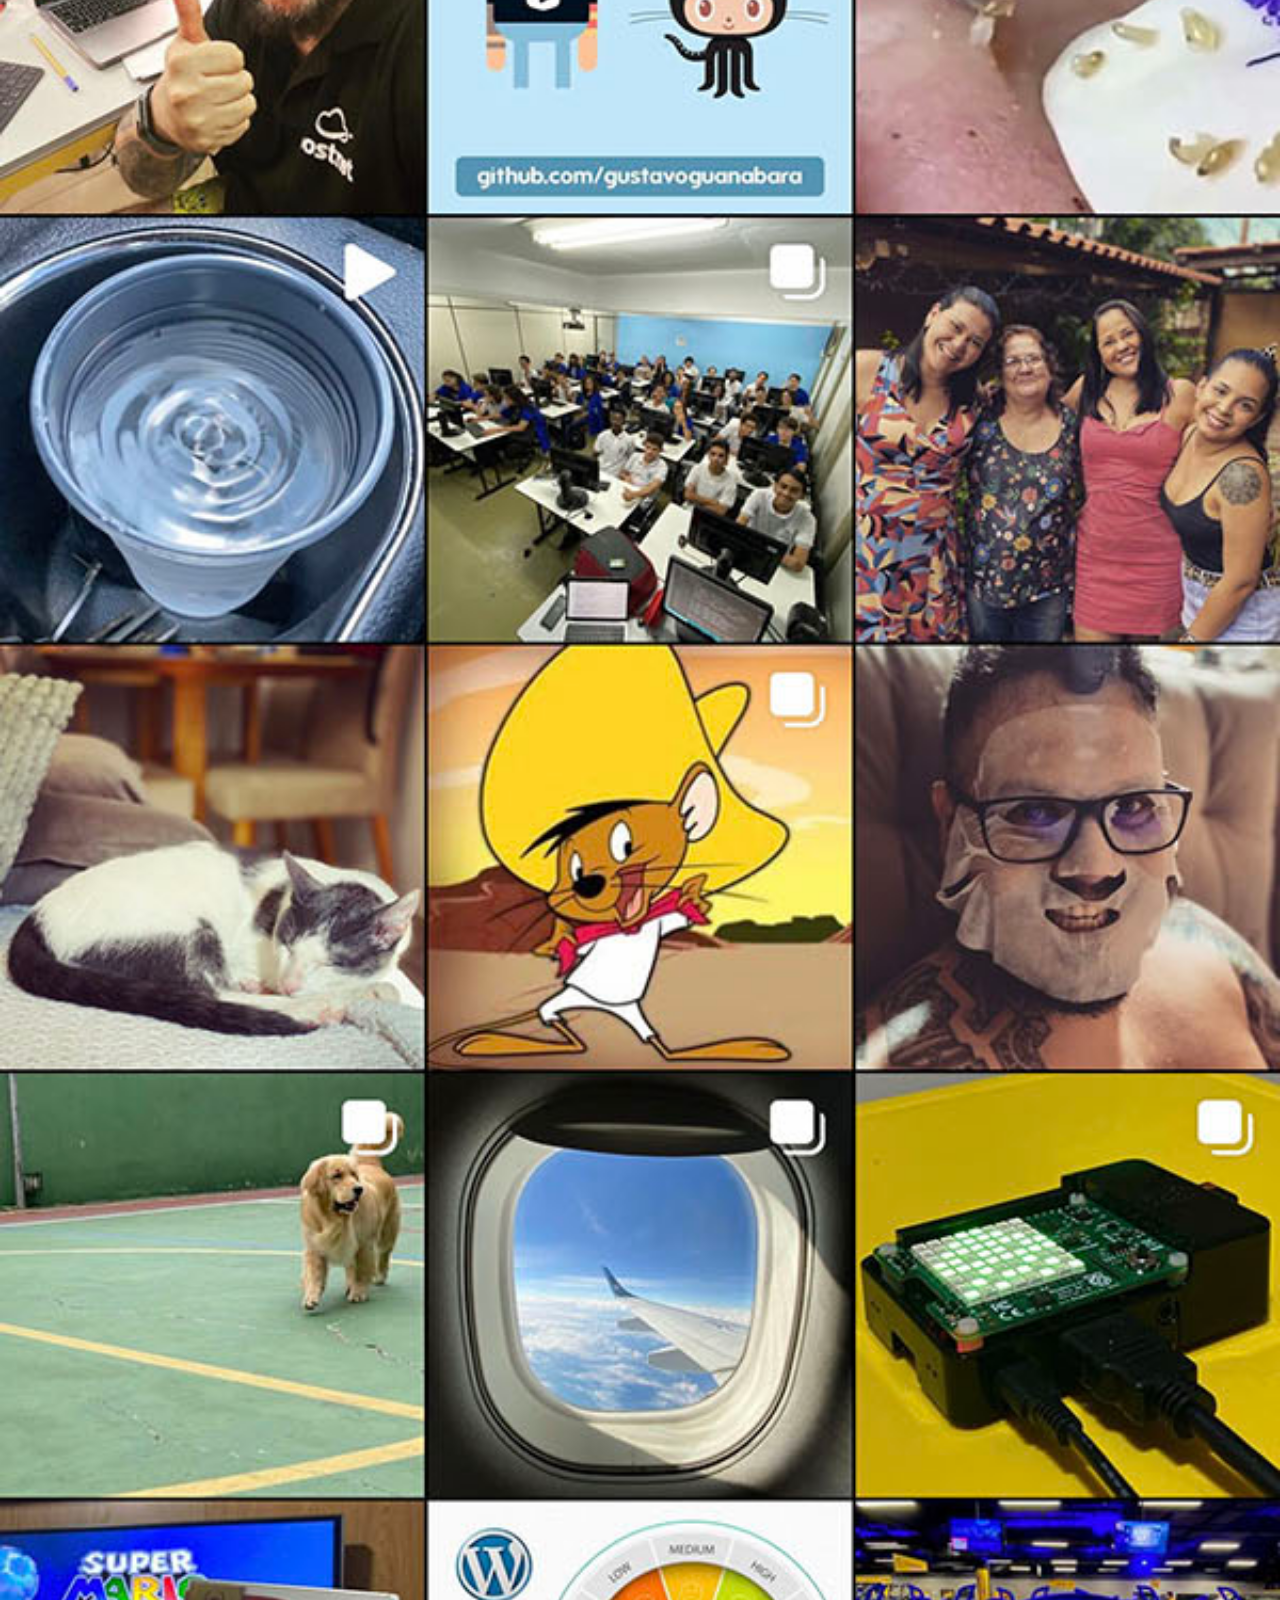
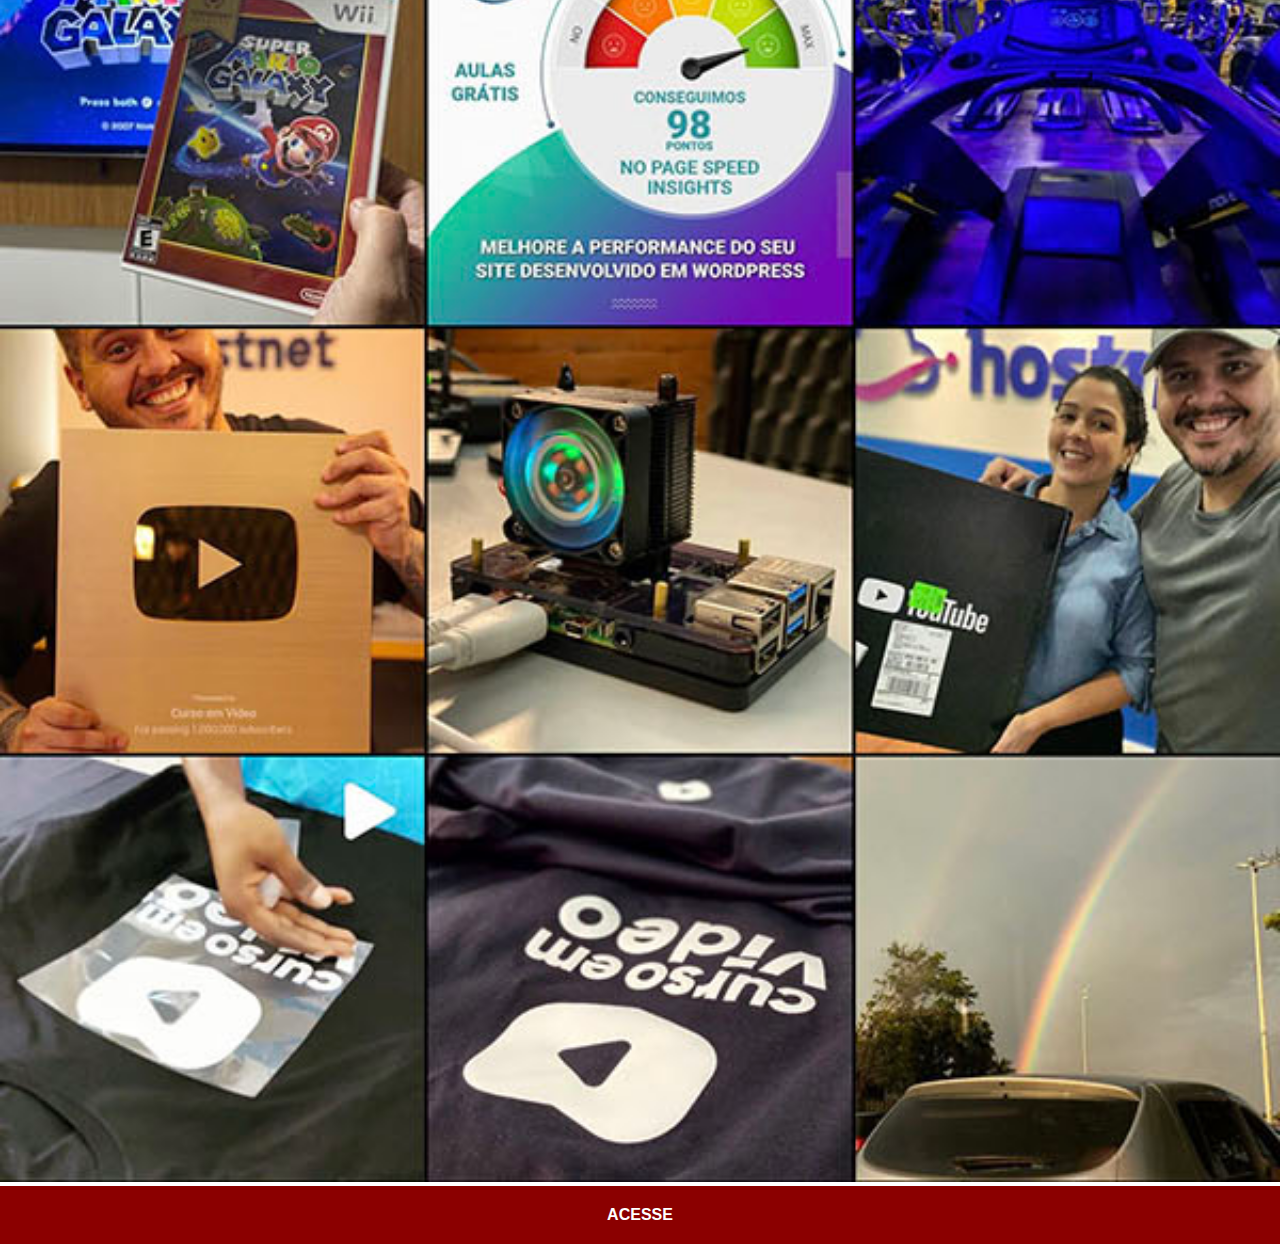
<file: instagram.html>
<!DOCTYPE html>
<html lang="pt-br">
<head>
    <meta charset="UTF-8">
    <meta name="viewport" content="width=device-width, initial-scale=1.0">
    <title>GitHub</title>
    <link rel="stylesheet" href="estilos/social.css">
</head>
<body>
    <img src="imagens/tela-instagram.jpg" alt="Youtube">
    <a href="https://github.com/gustavoguanabara/gustavoguanabara.github.io" target="_blank">ACESSE</a>
</body>
</html>
</file>
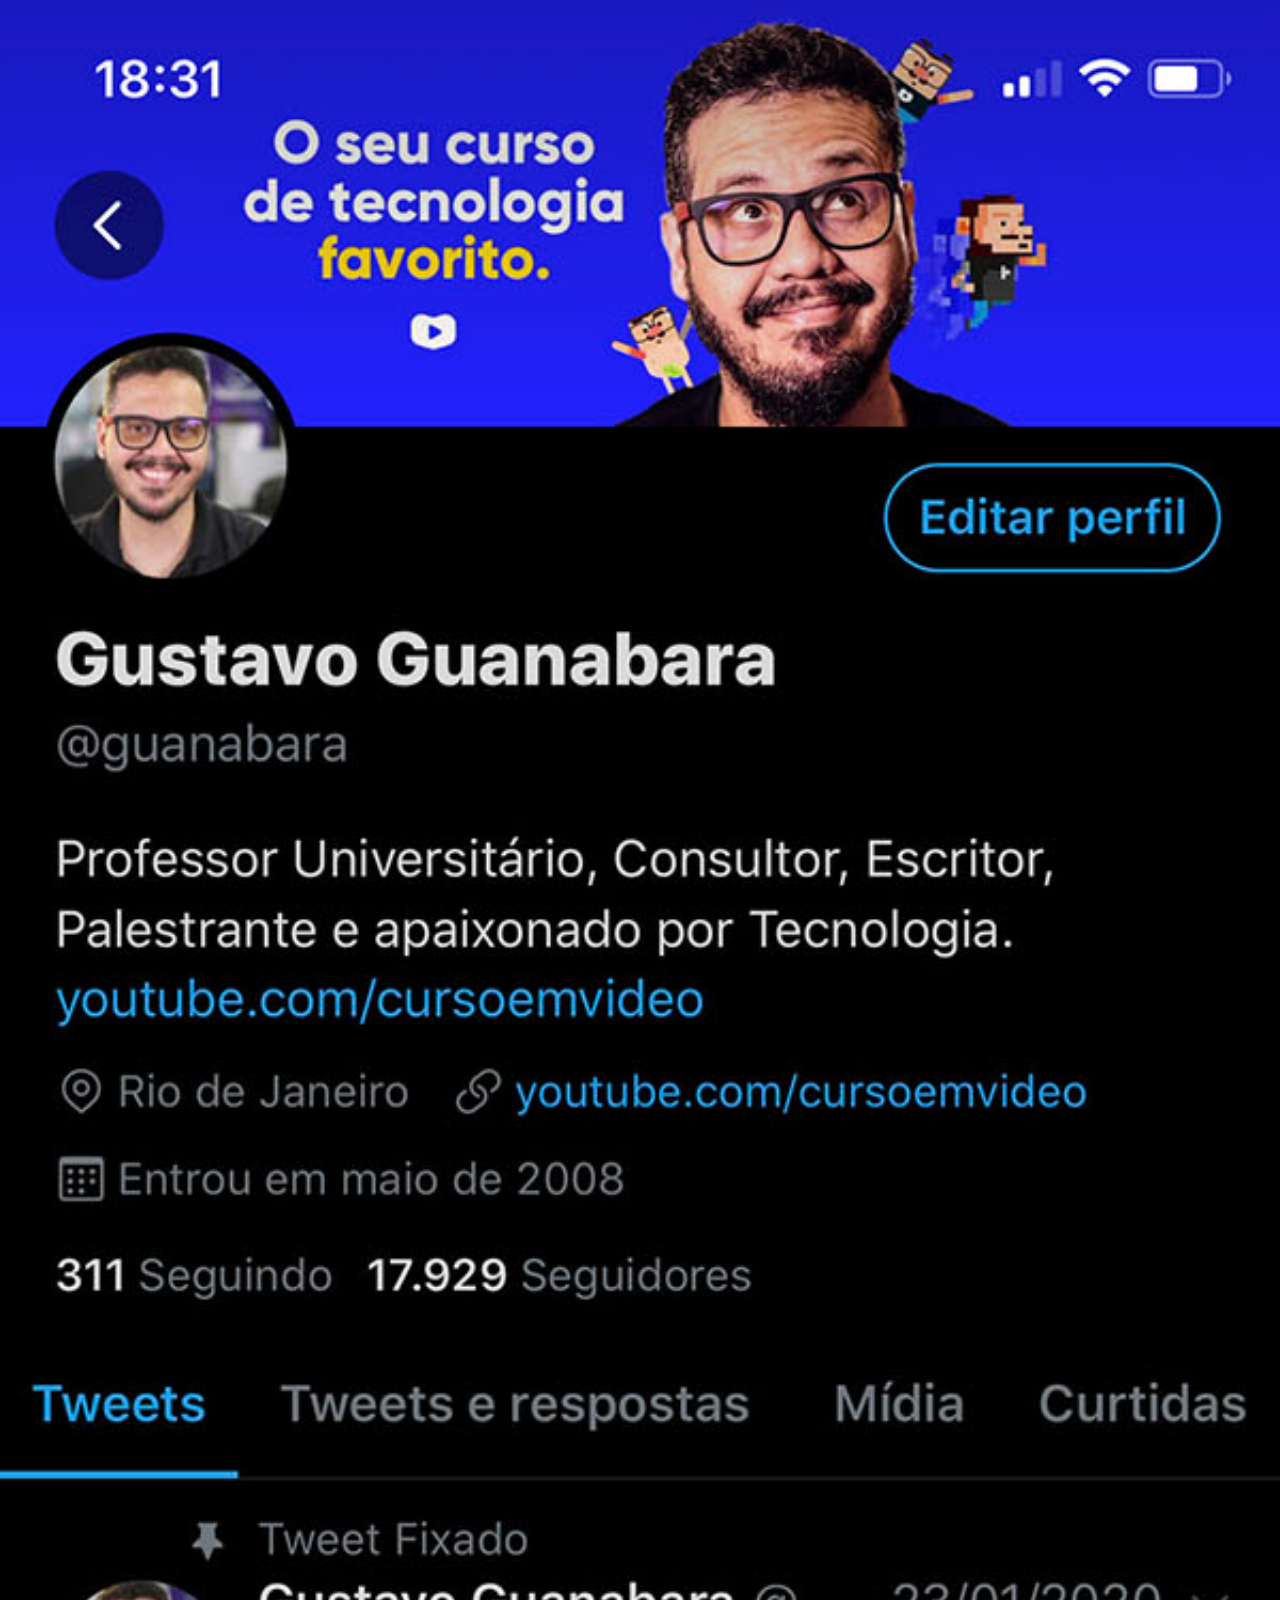
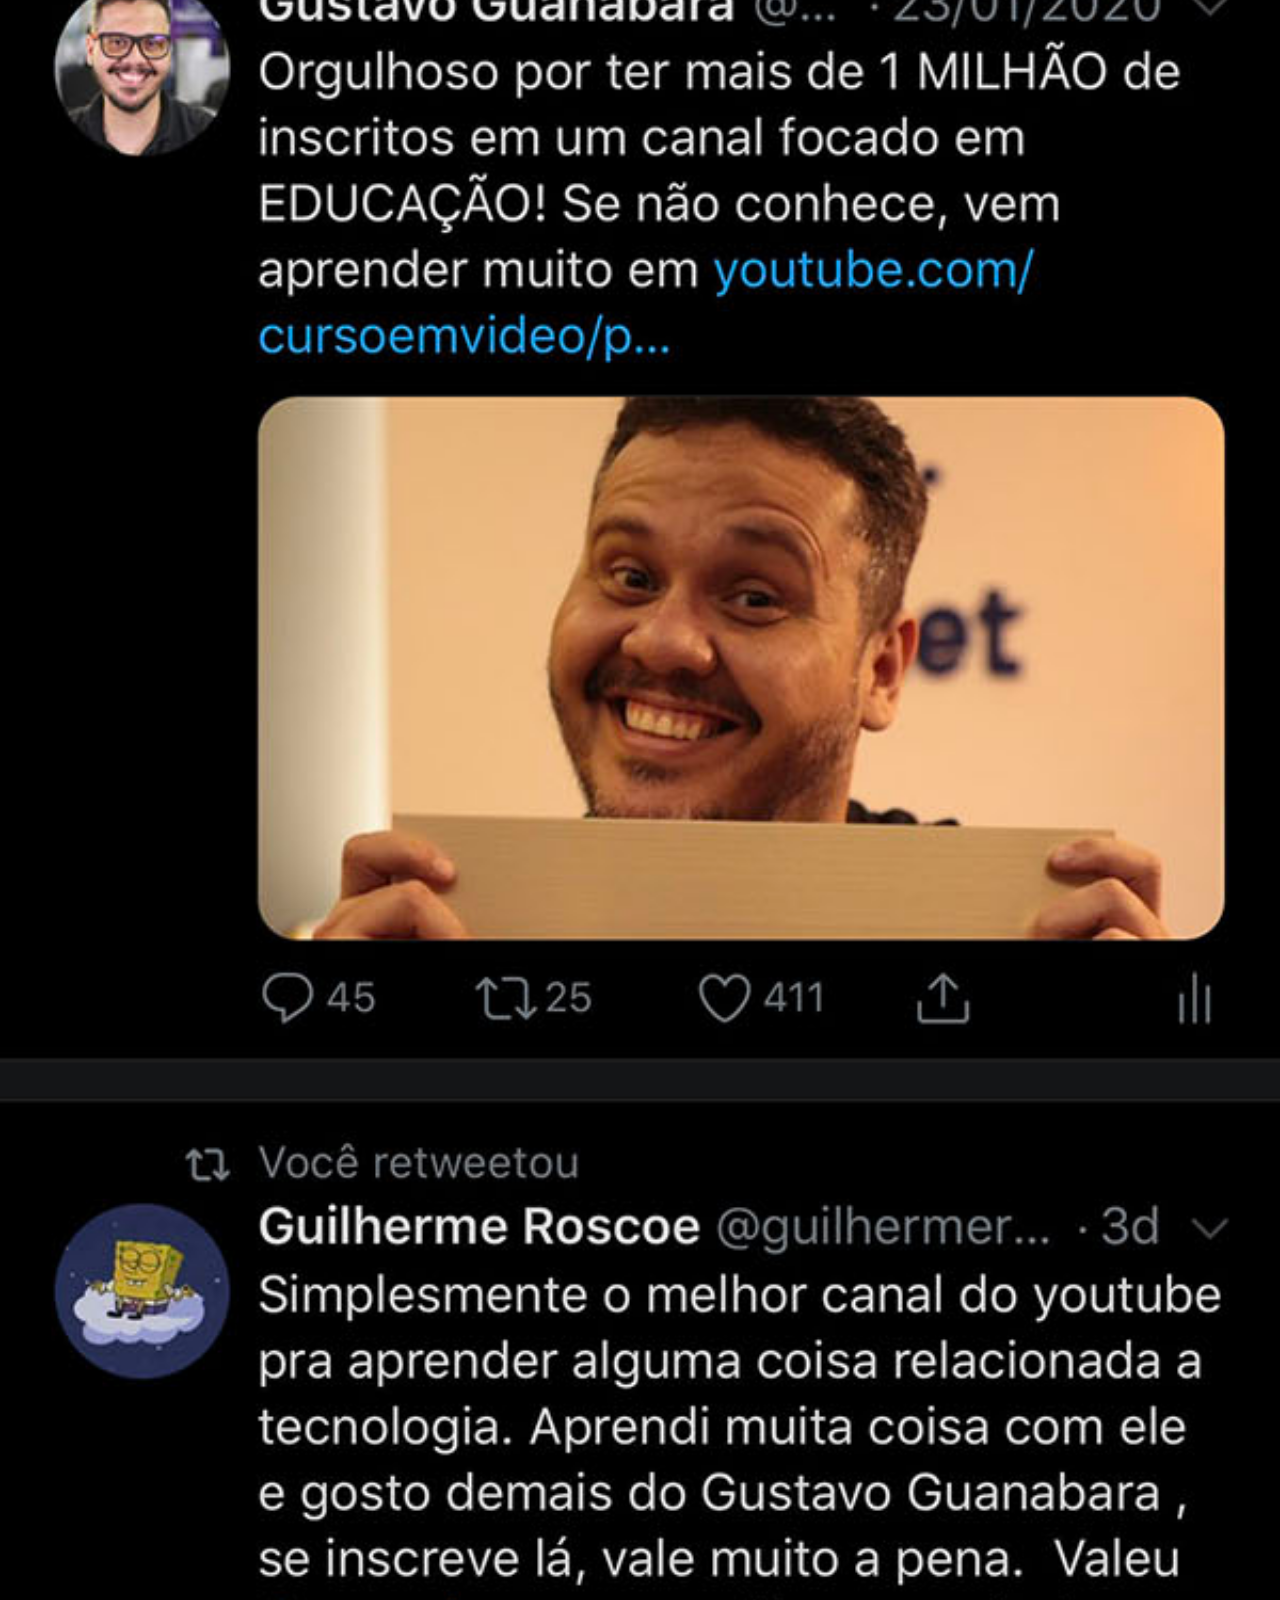
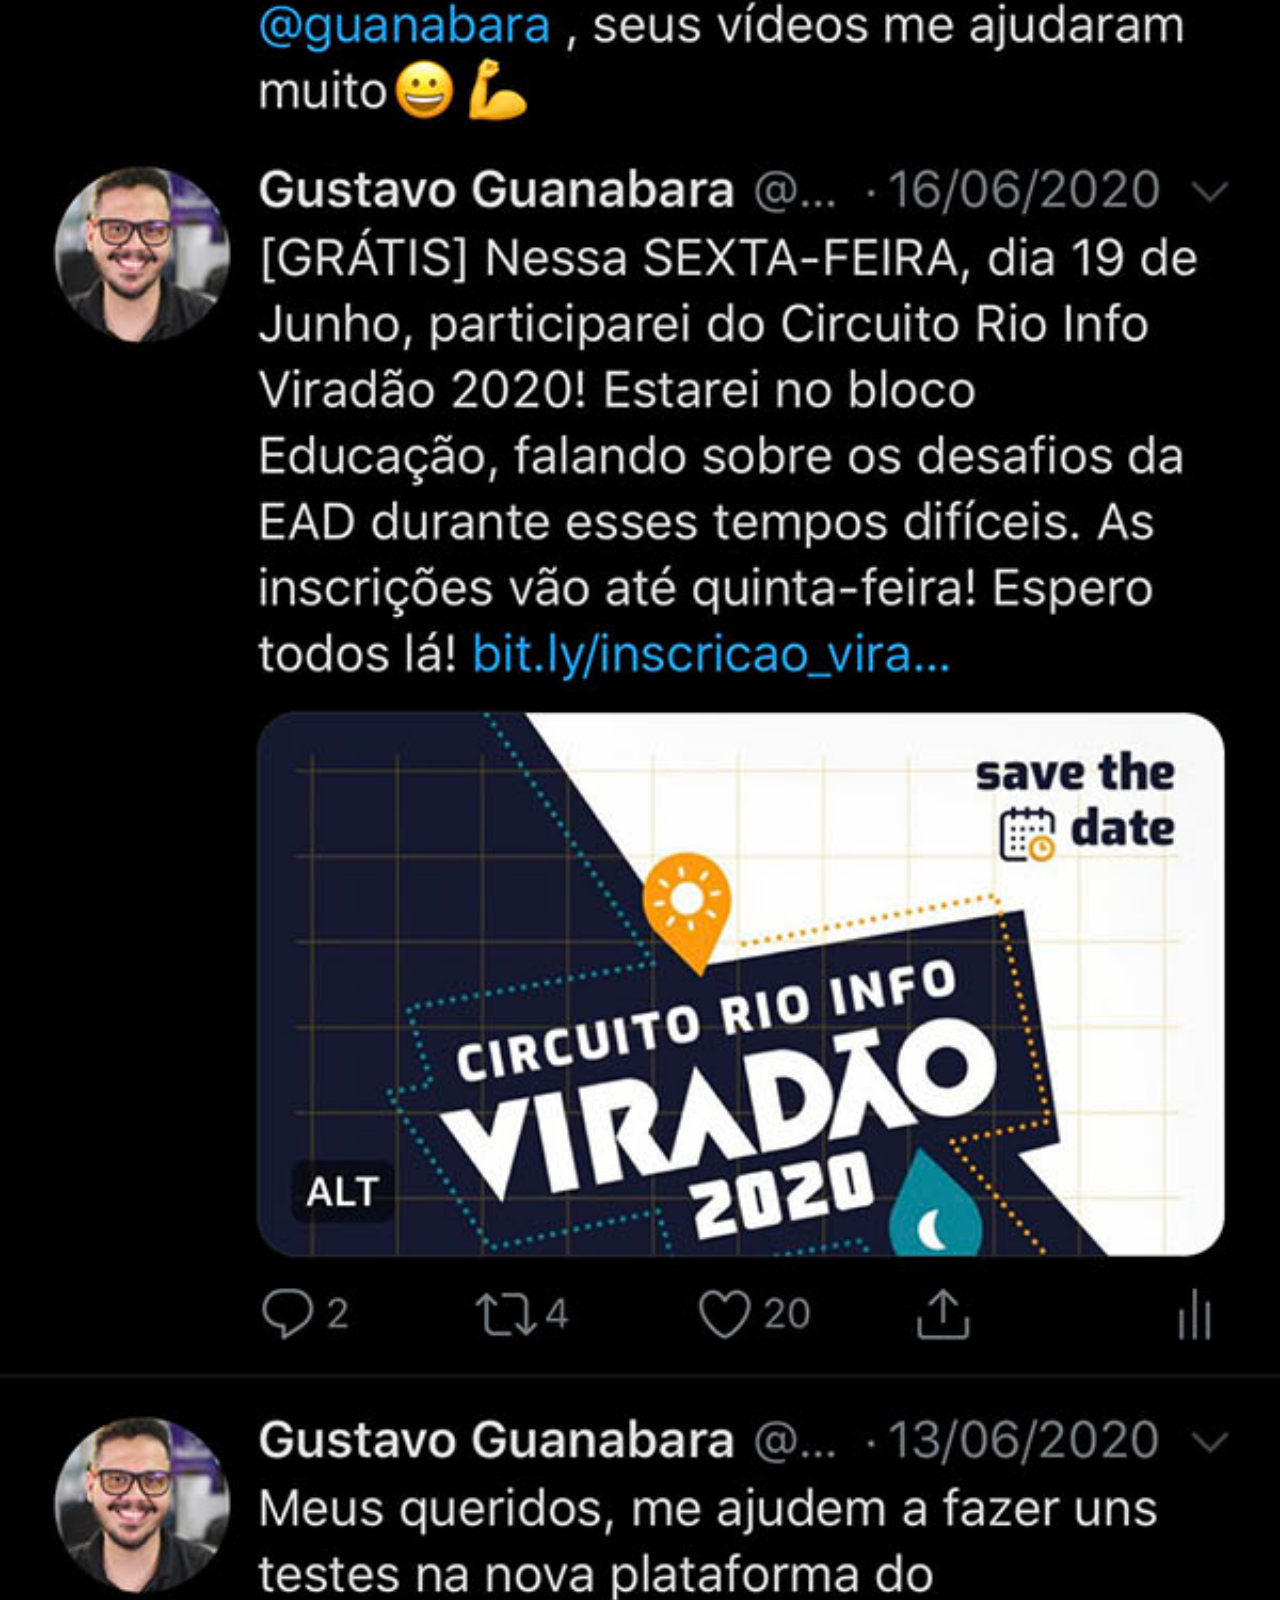
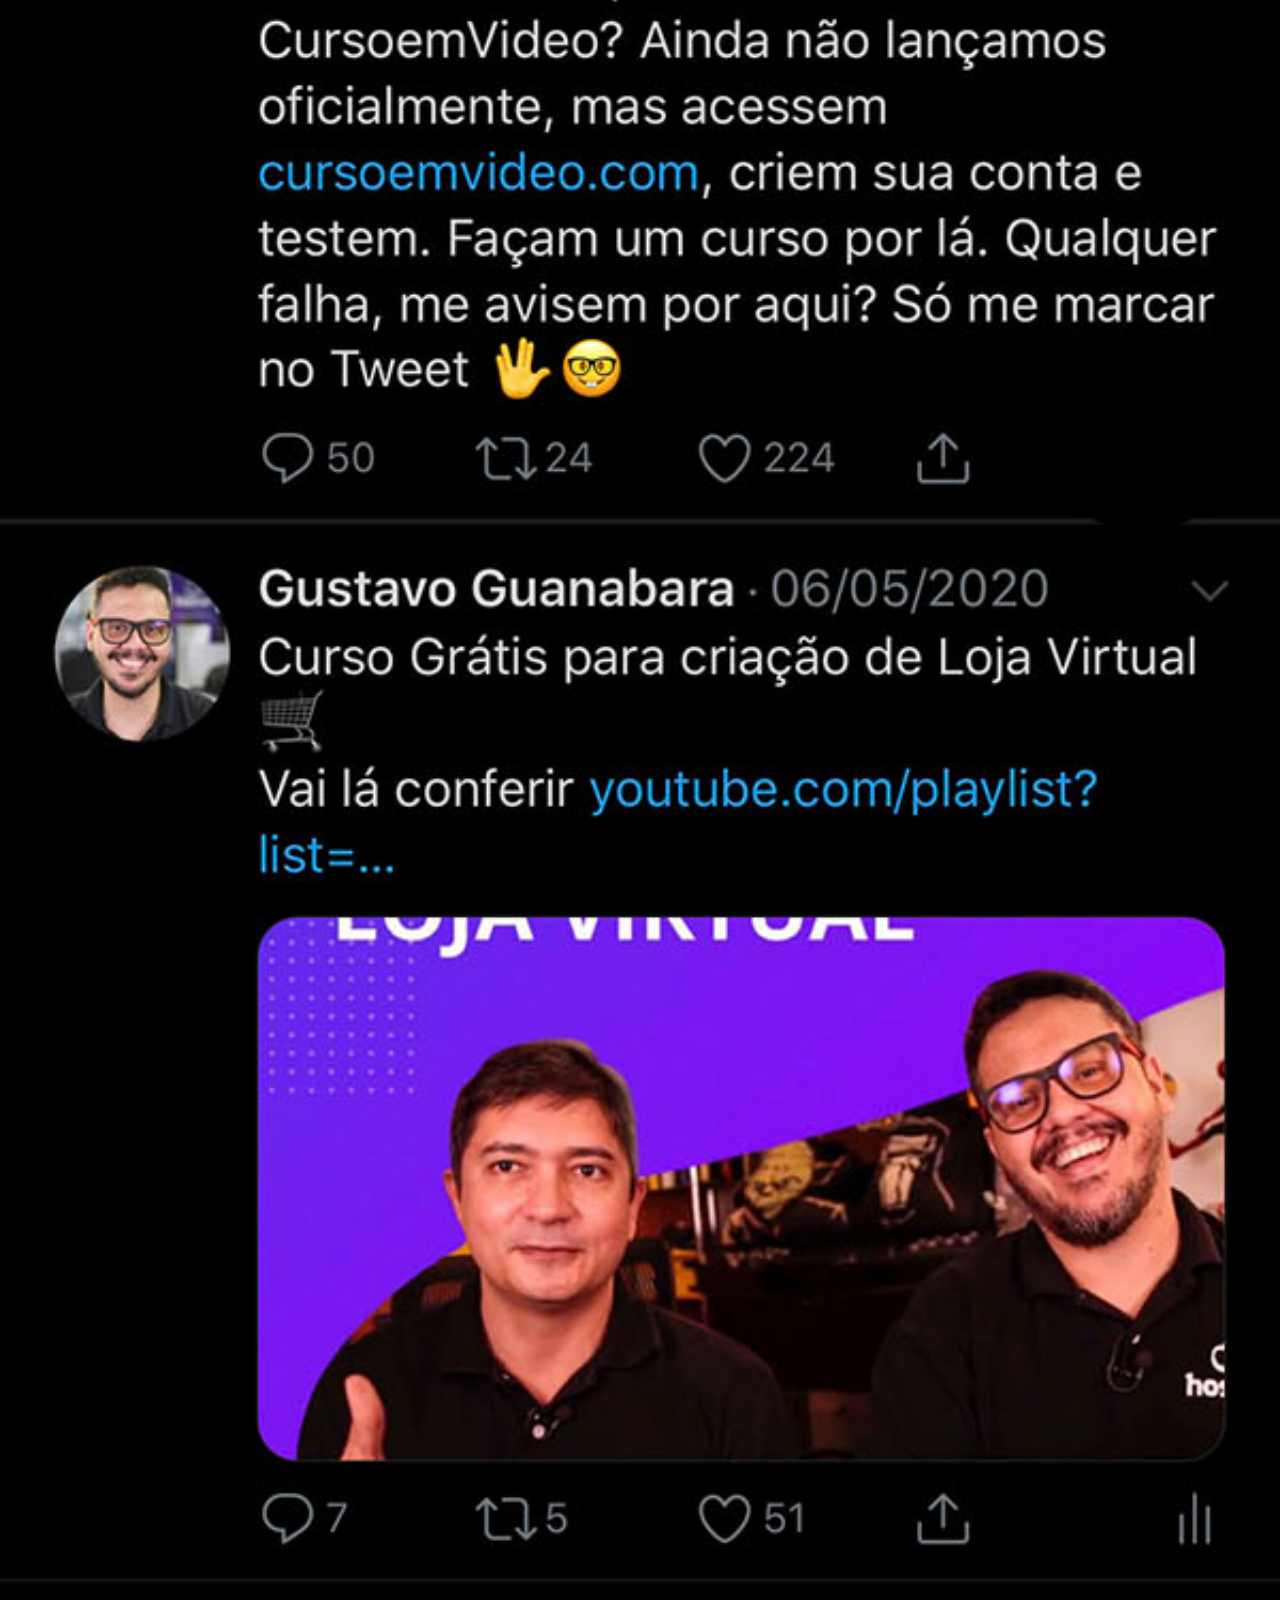
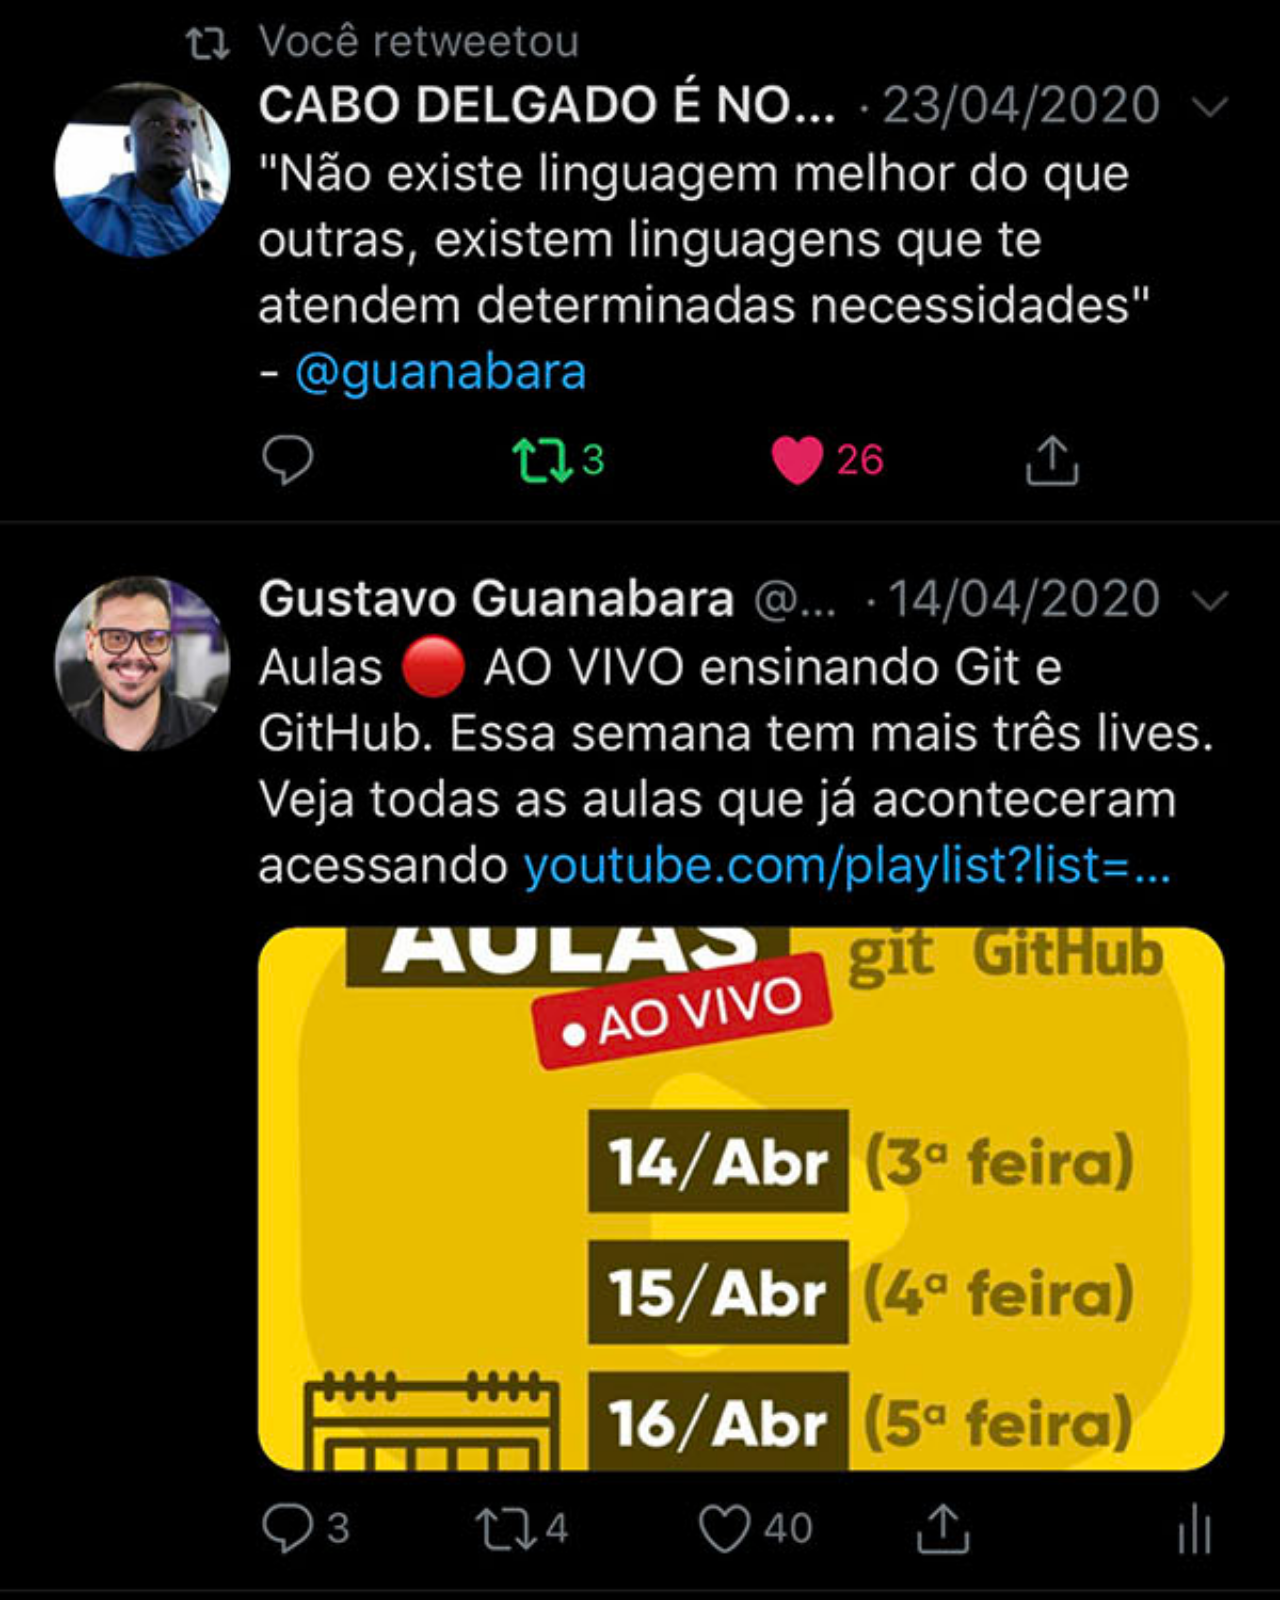
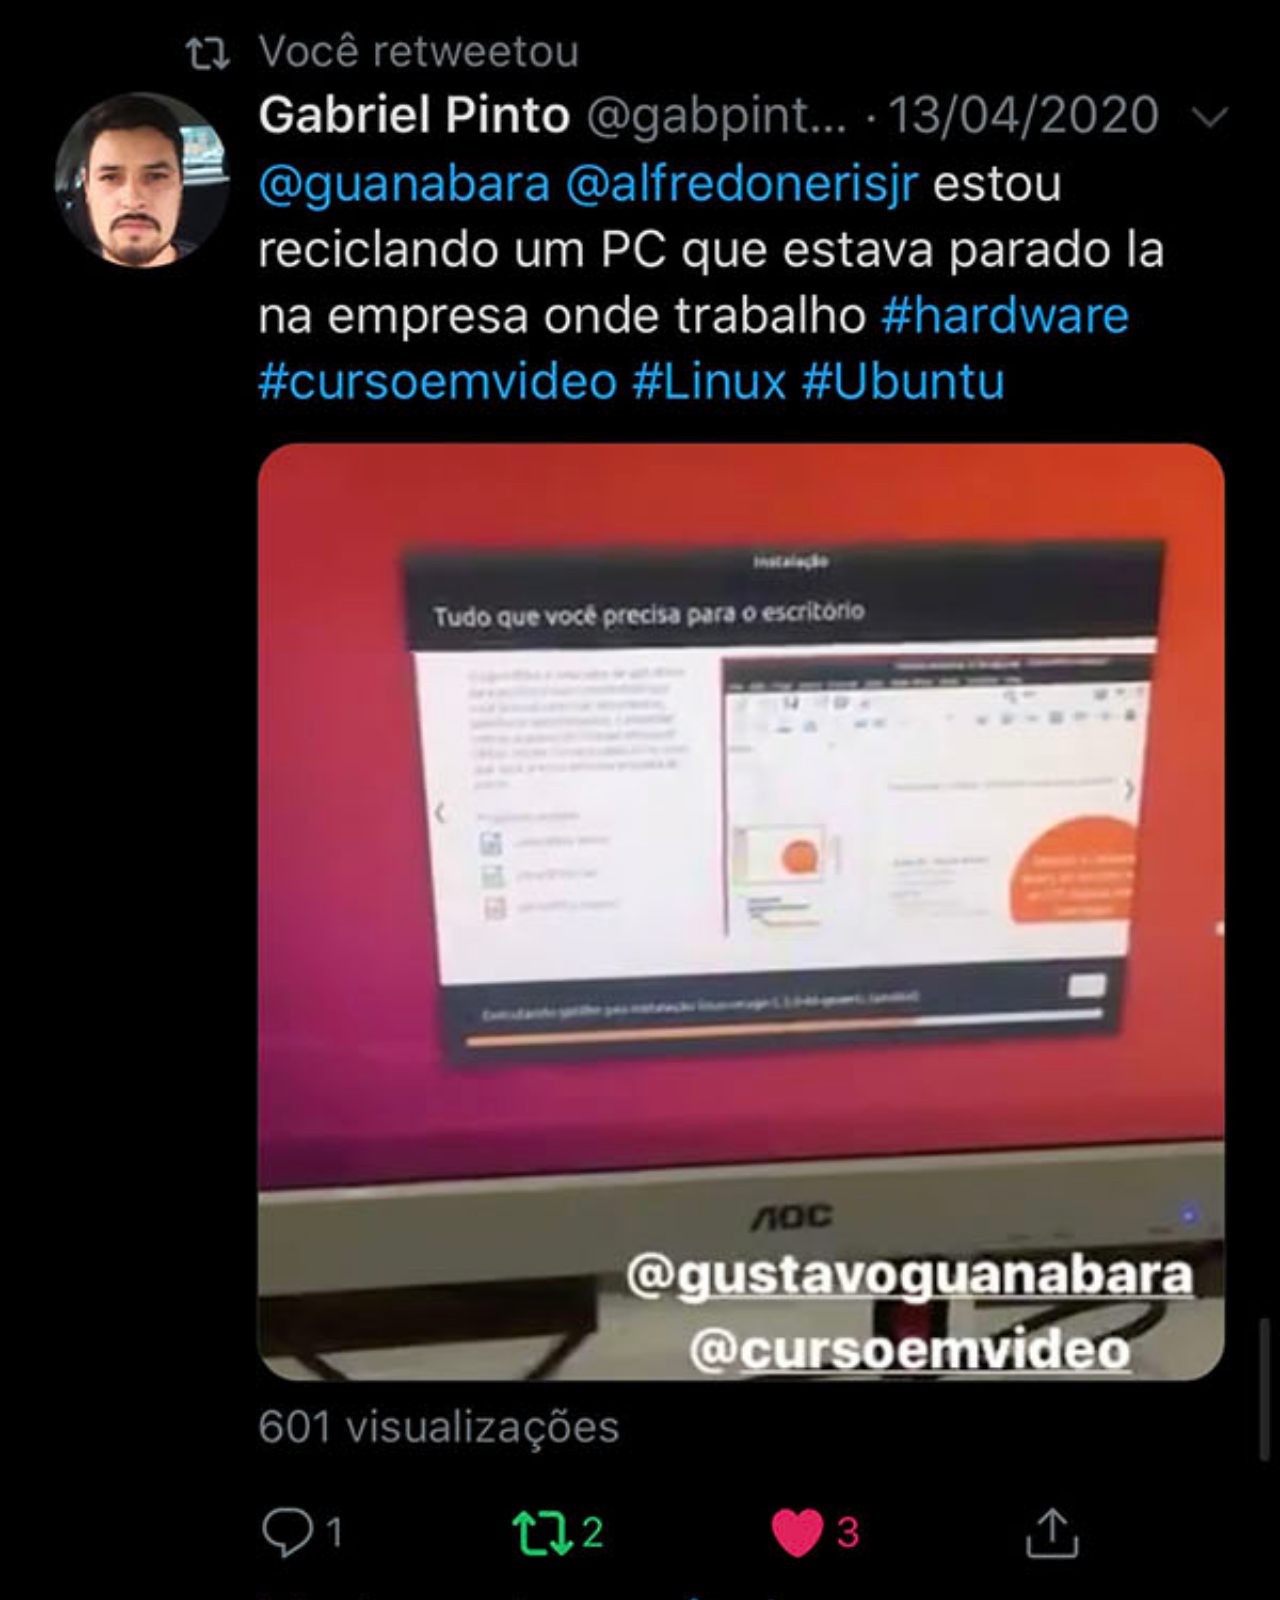
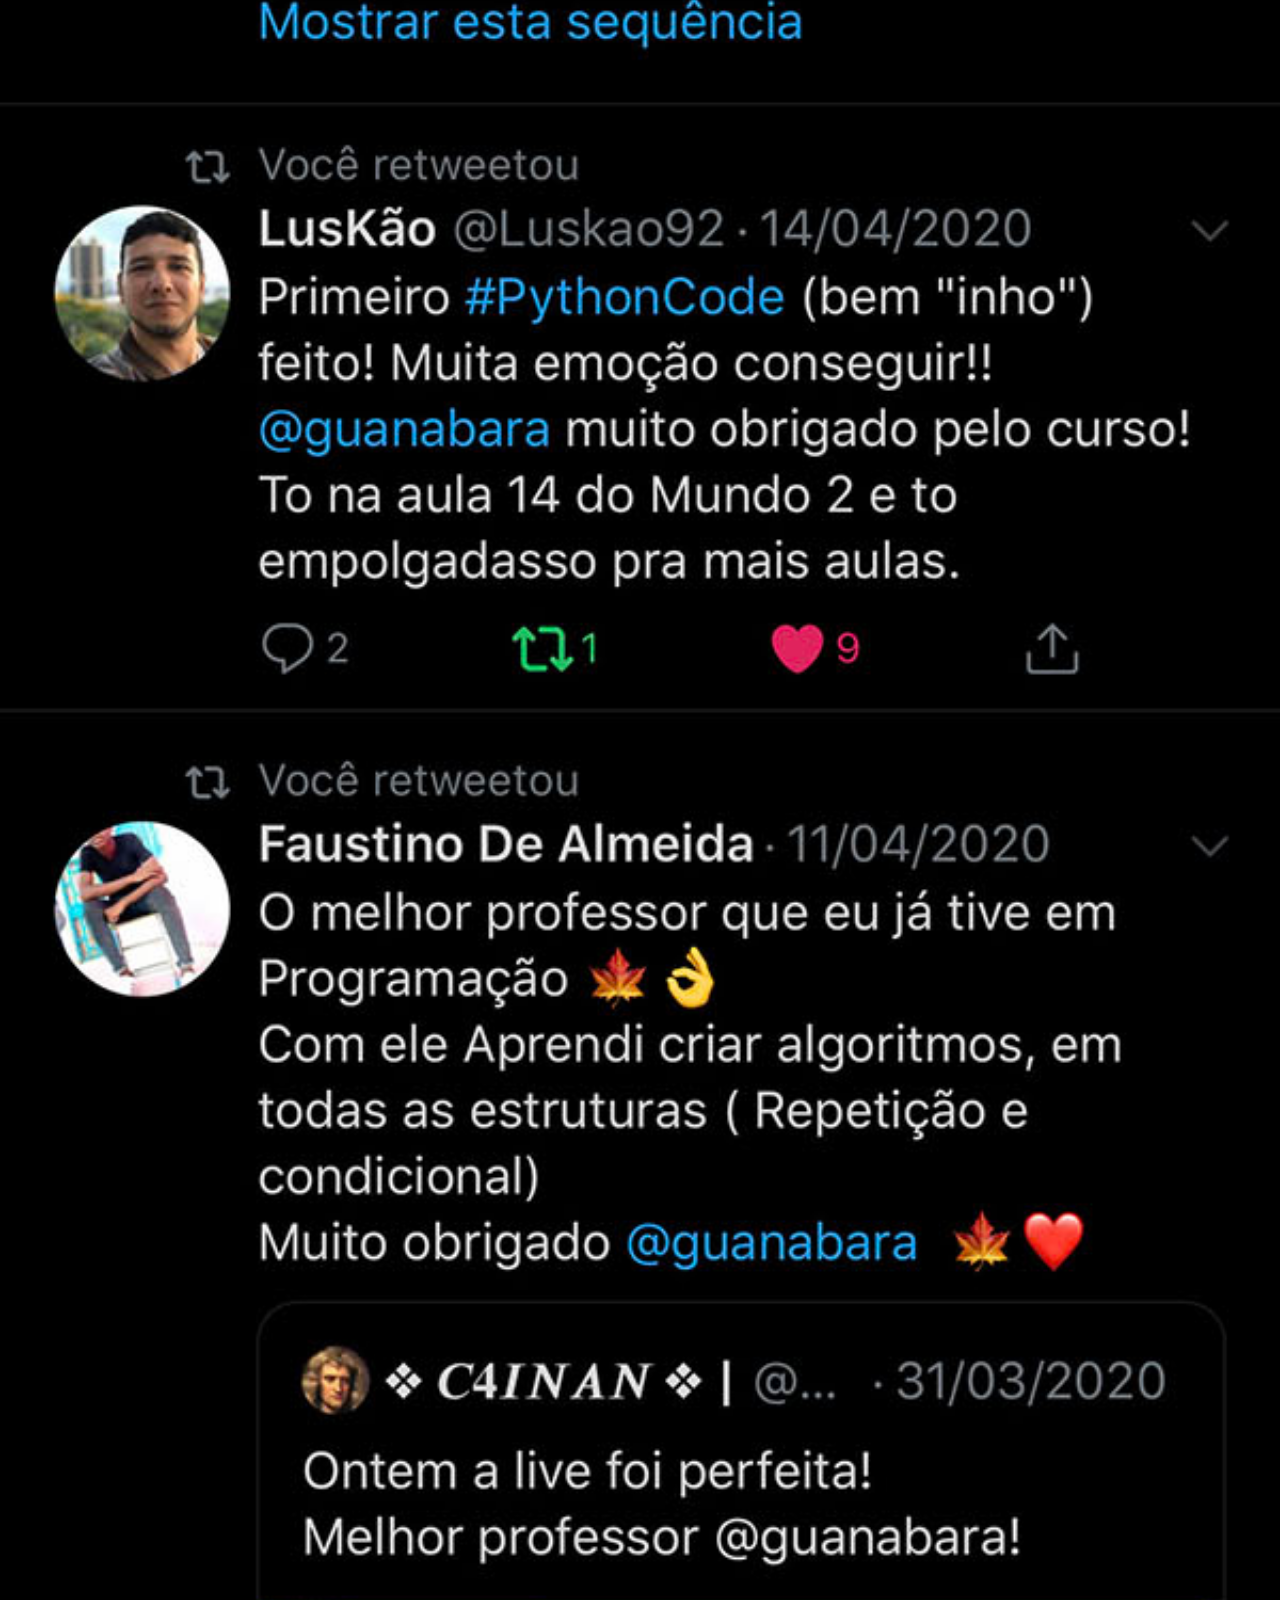
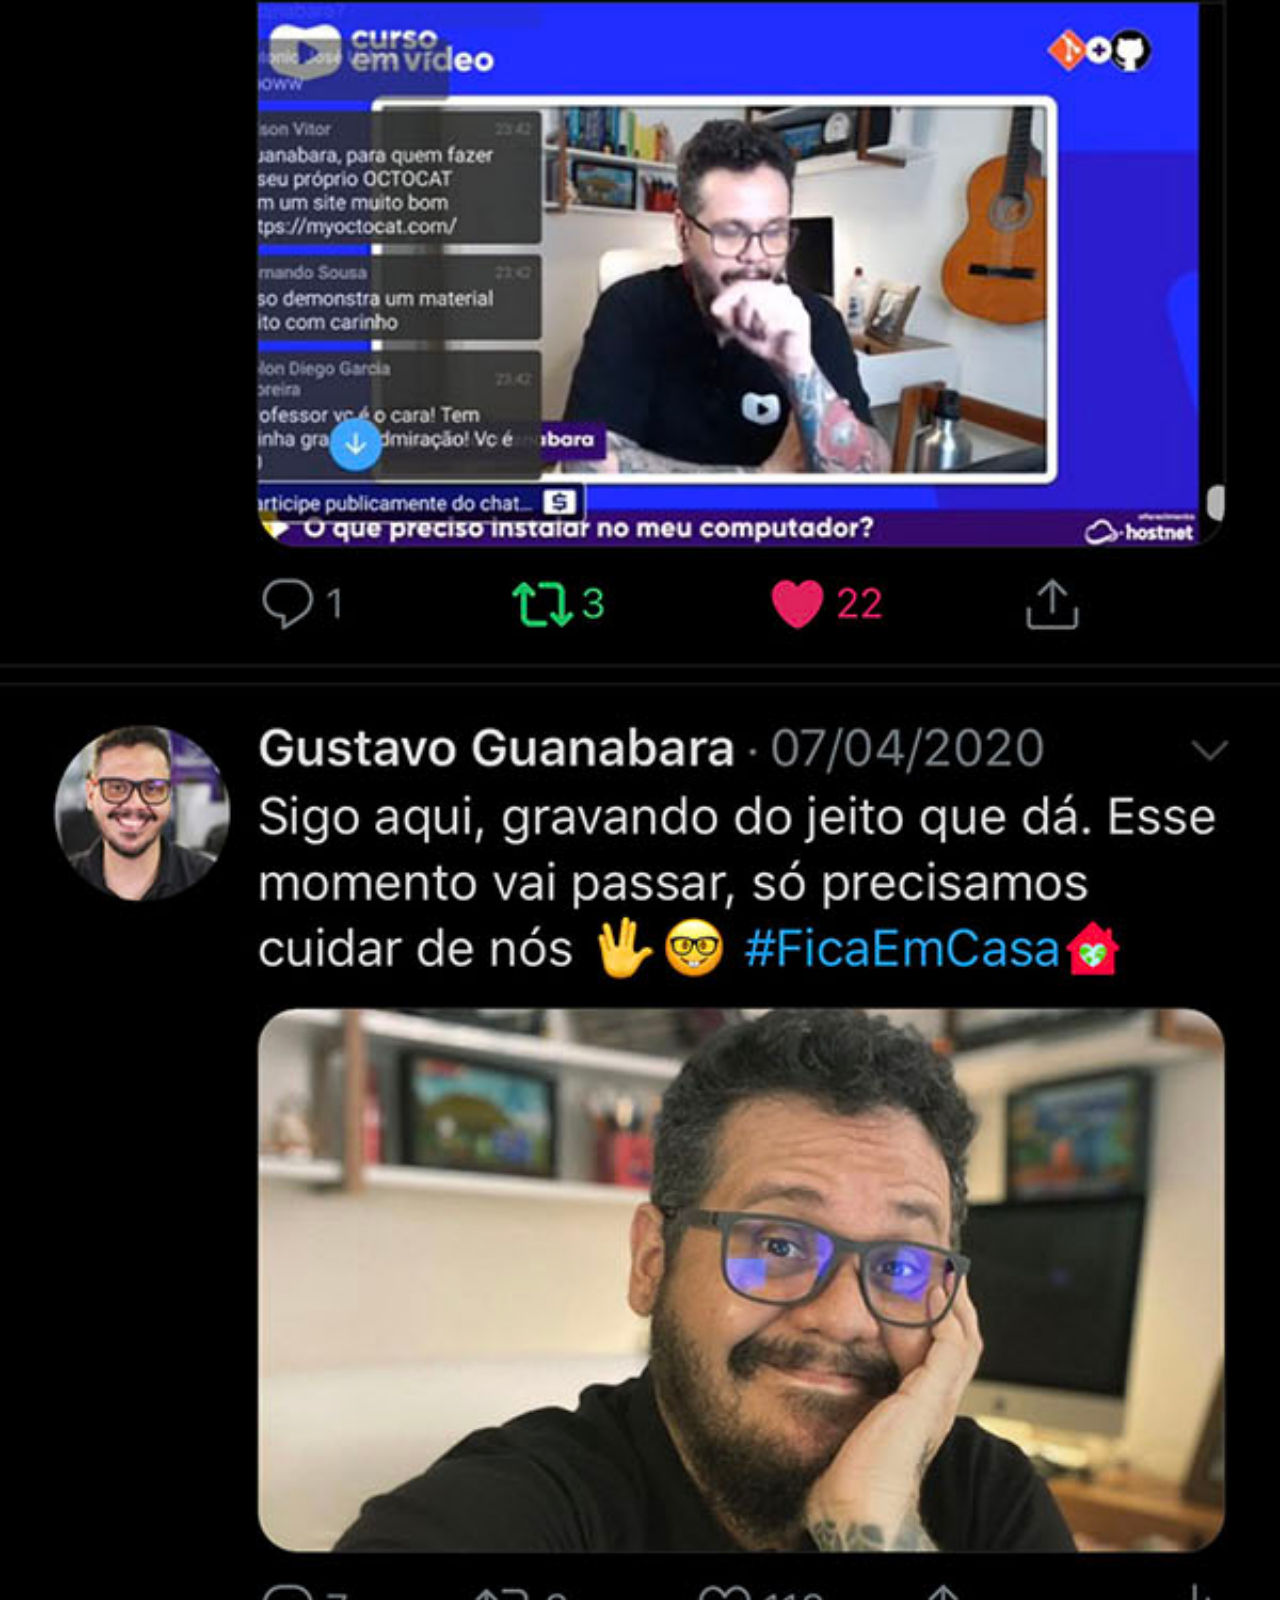
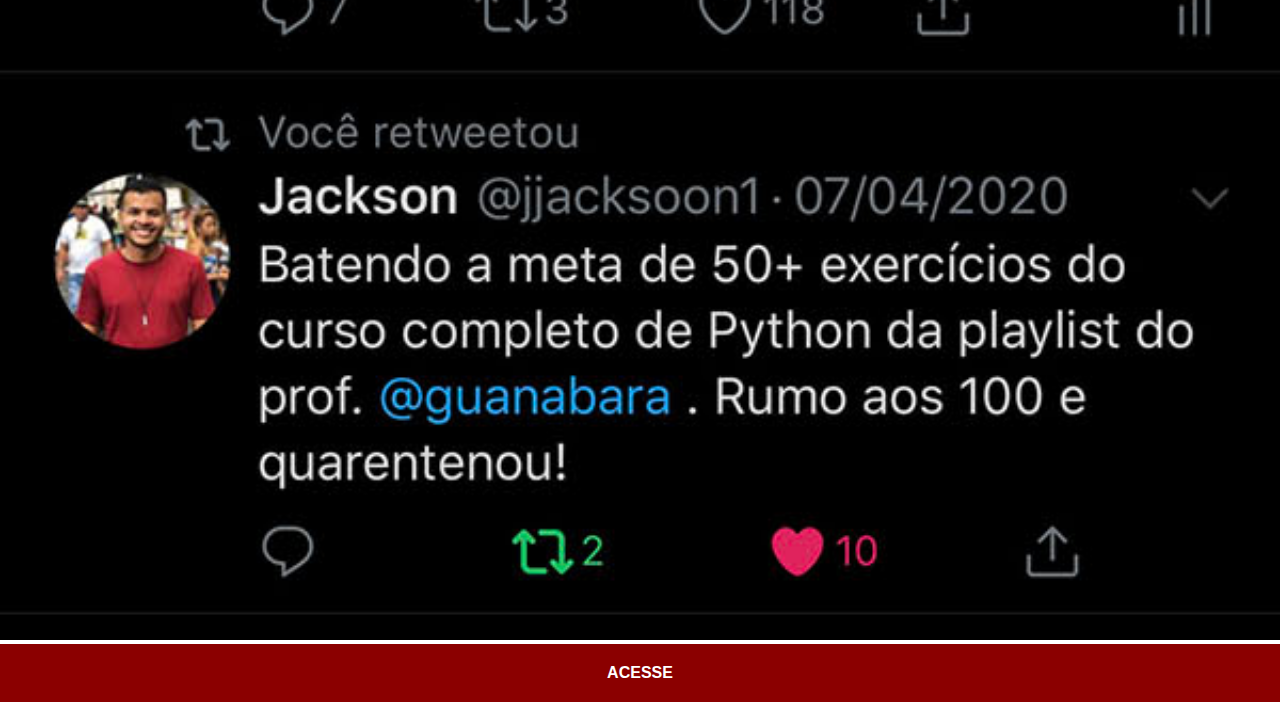
<file: twitter.html>
<!DOCTYPE html>
<html lang="pt-br">
<head>
    <meta charset="UTF-8">
    <meta name="viewport" content="width=device-width, initial-scale=1.0">
    <title>GitHub</title>
    <link rel="stylesheet" href="estilos/social.css">
</head>
<body>
    <img src="imagens/tela-twitter.jpg" alt="Youtube">
    <a href="https://github.com/gustavoguanabara/gustavoguanabara.github.io" target="_blank">ACESSE</a>
</body>
</html>
</file>
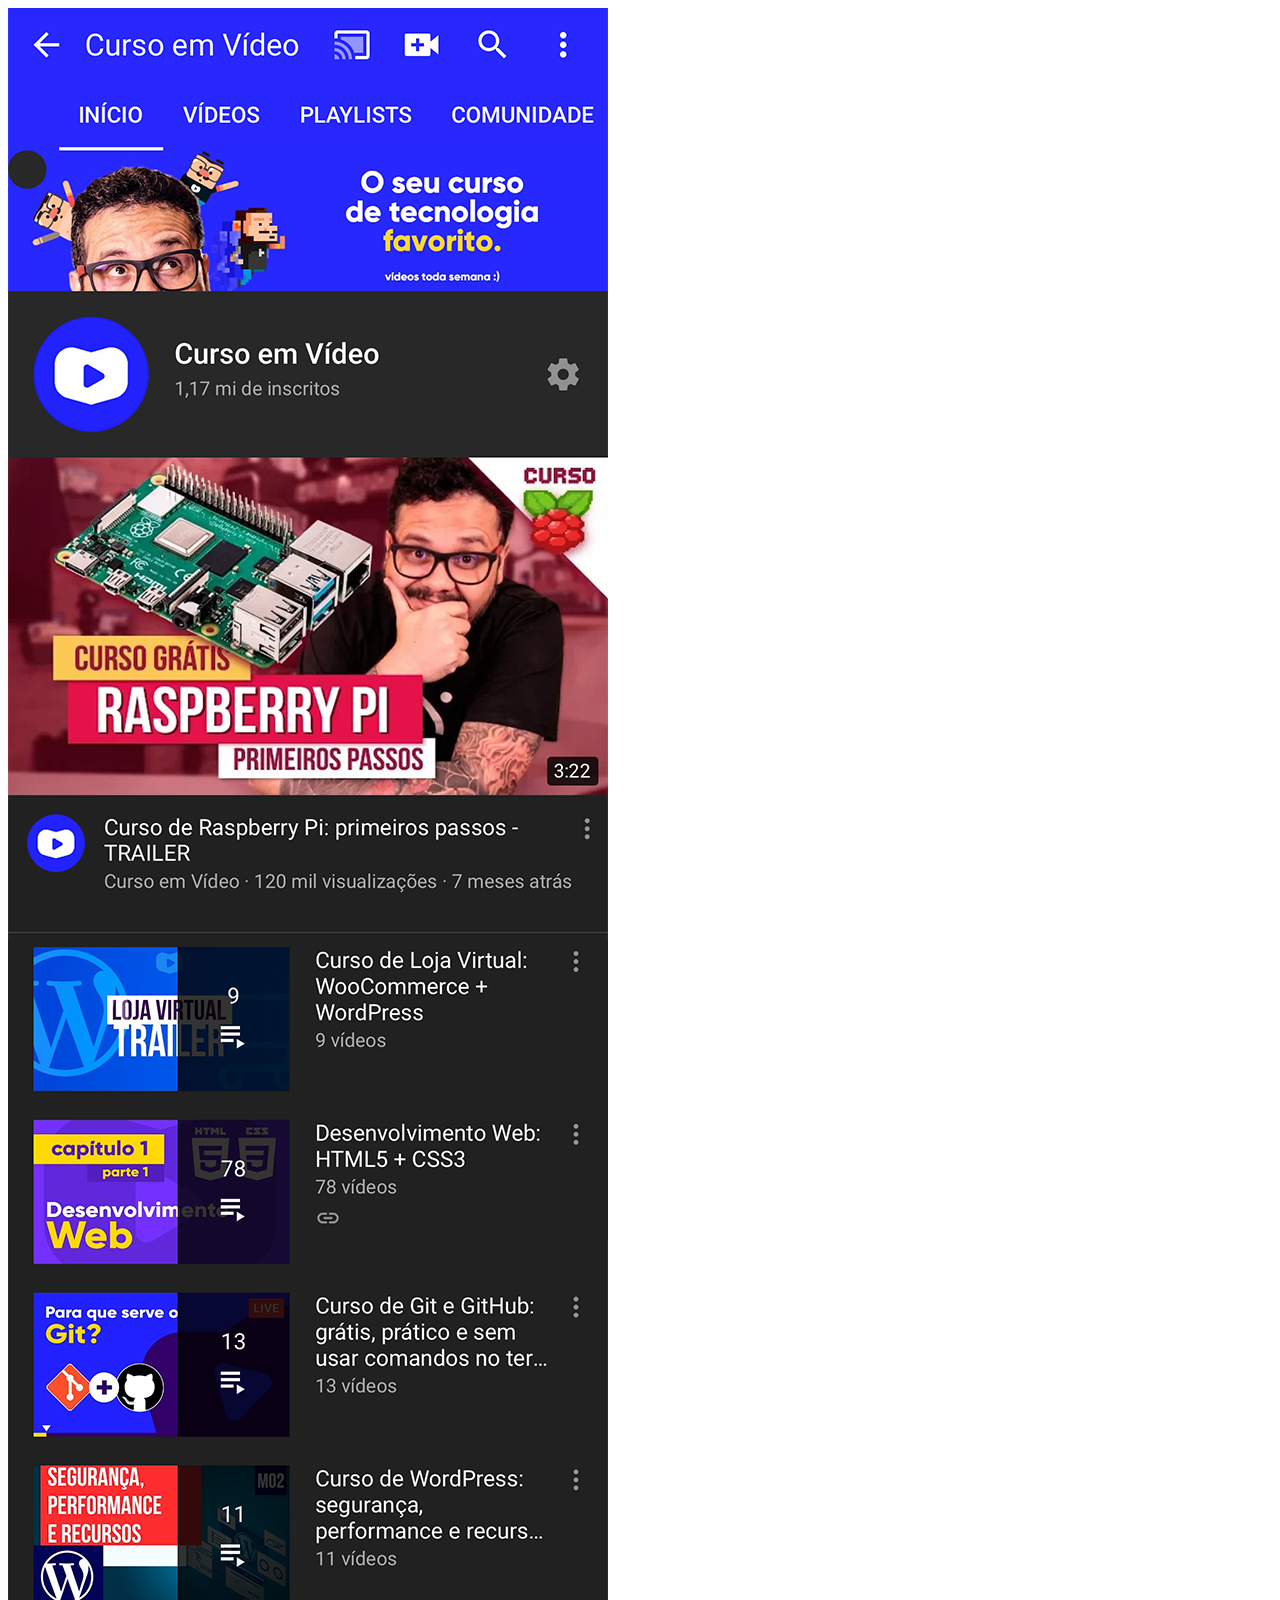
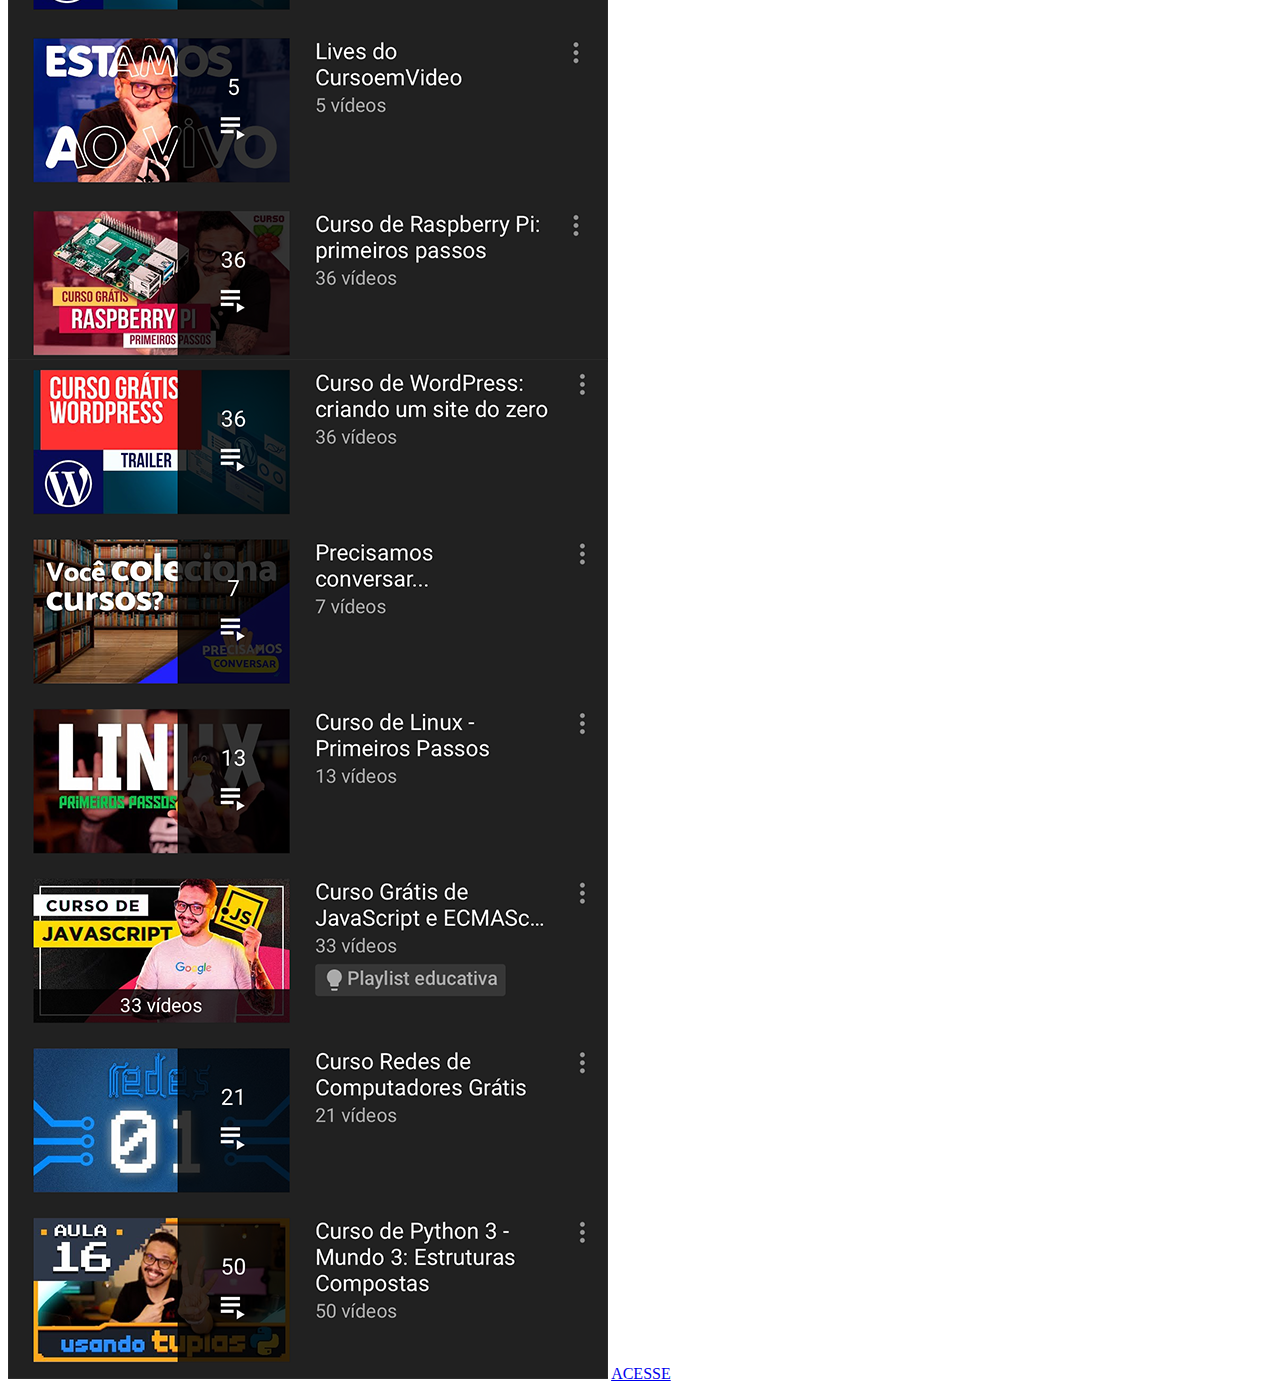
<file: youtube.html>
<!DOCTYPE html>
<html lang="pt-br">
<head>
    <meta charset="UTF-8">
    <meta name="viewport" content="width=device-width, initial-scale=1.0">
    <title>Youtube</title>
    <style>
        
    </style>
</head>
<body>
    <img src="imagens/tela-youtube.png" alt="Youtube">
    <a href="https://www.youtube.com/c/CursoemV%C3%ADdeo/playlists" target="_blank">ACESSE</a>
</body>
</html>
</file>
<file: estilos/style.css>
@charset "UTF-8";

* {
    margin: 0px;
    padding: 0px;
    font-family: Arial, Helvetica, sans-serif;
}

html , body {
    height: 100vh;
    width: 100vw;
    background-color: lightslategrey;
}

body {
    background: url('../imagens/fundo-madeira.jpg') no-repeat top center;
    background-size: cover;
    background-attachment: fixed;
}

main {
    position: relative;
    height: 100vh;
}

section#telefone {
    position: absolute;
    top: 50%;
    left: 50%;
    transform: translate(-50%, -50%);

    height: 627px;
    width: 311px;
    background: url('../imagens/frame-iphone.png') no-repeat;
}

iframe#tela {
    position: relative;
    top: 80px;
    left: 22px;
    width: 267px;
    height: 471px;
}

section#redes-sociais img {
    width: 50px;
    margin: 10px;
    border-radius: 50%;
    box-shadow: 2px 2px 5px rgba(0, 0, 0, 0.418);
    box-sizing: border-box;
}

section#redes-sociais {
    text-align: right;
}

section#redes-sociais img:hover {
    border: 2px solid rgba(255, 255, 255, 0.637);
    transform: scale(1.1);
    transition: 1s, border 1s;
}
</file>
<file: estilos/social.css>
@charset "UTF-8";

* {
    margin: 0px;
    padding: 0px;
    font-family: Arial, Helvetica, sans-serif;
}

::-webkit-scrollbar {
    width: 0px;
    height: 0px;
}

img {
    width: 100vw;
}

a {
    display: block;
    background-color: darkred;
    color: white;
    padding: 20px;
    text-align: center;
    font-weight: bolder;
    text-decoration: none;
}

a:hover {
    background-color: red;
}
</file>
